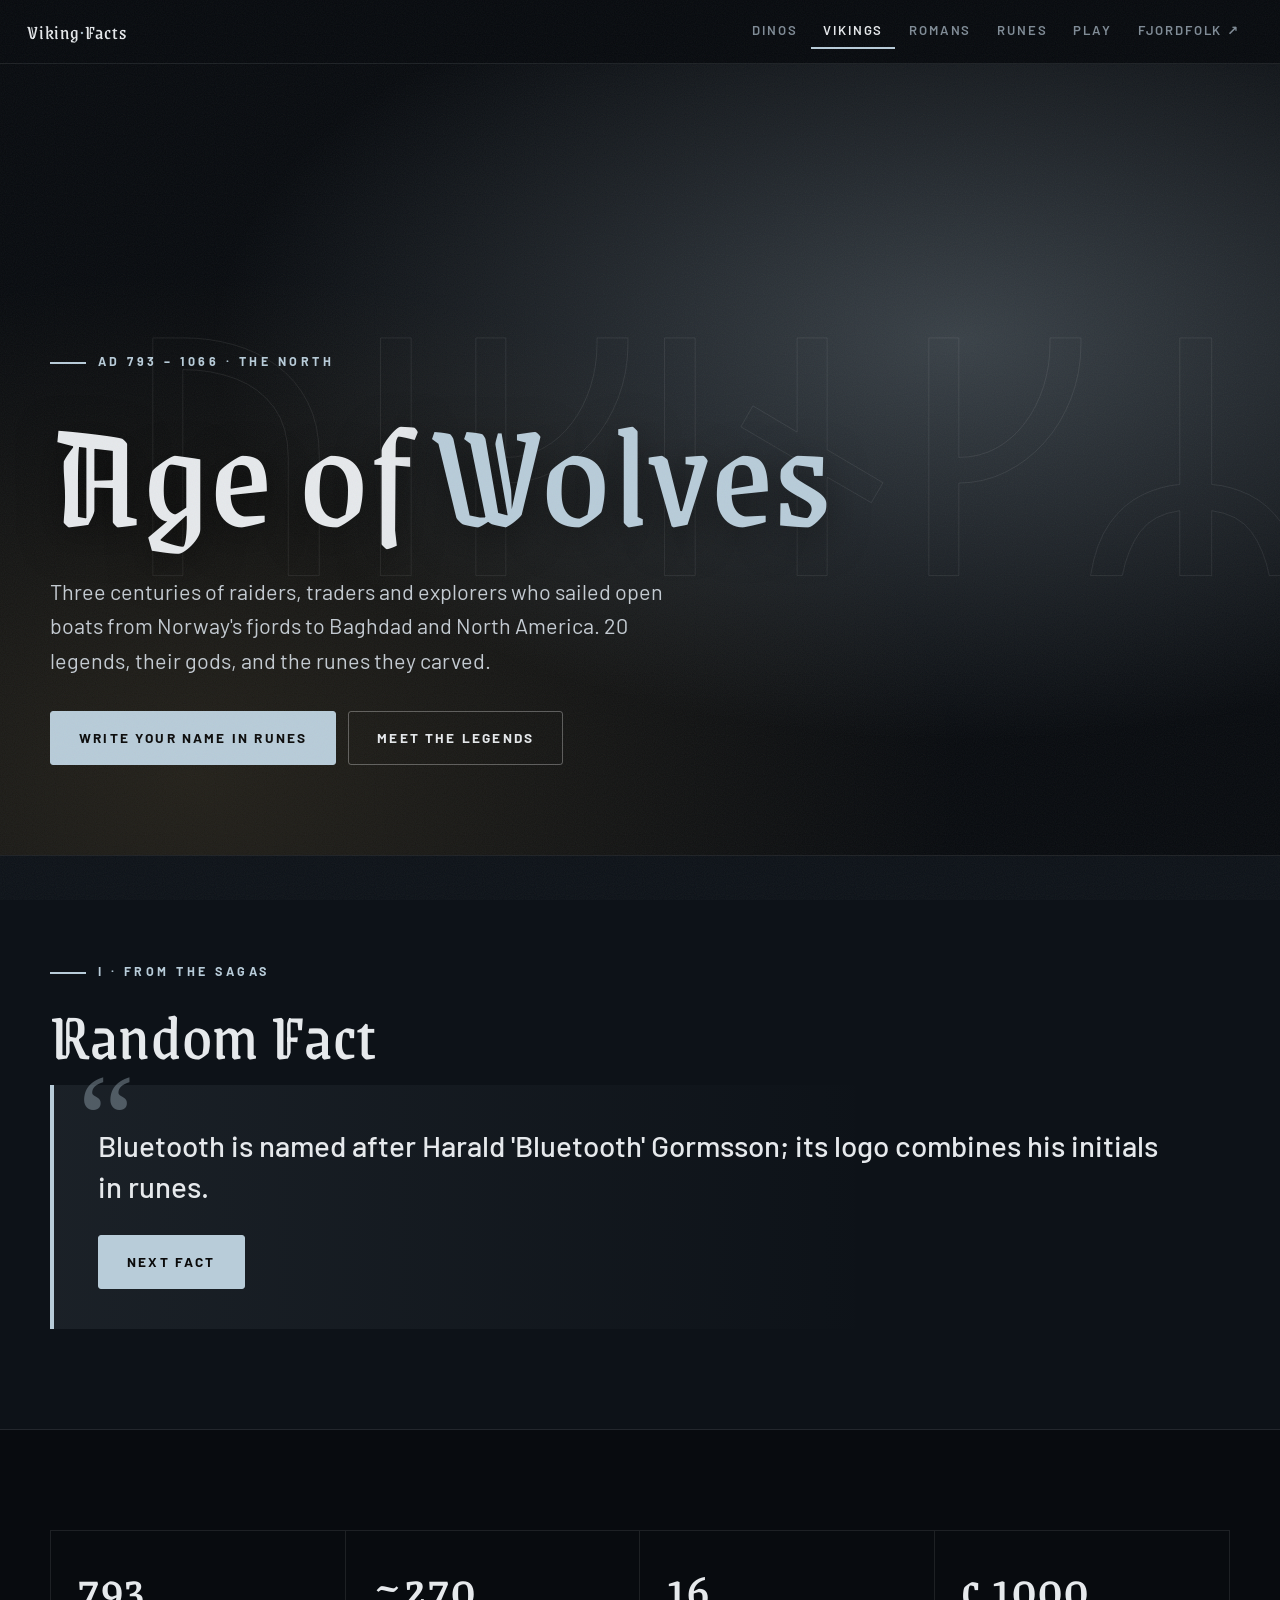
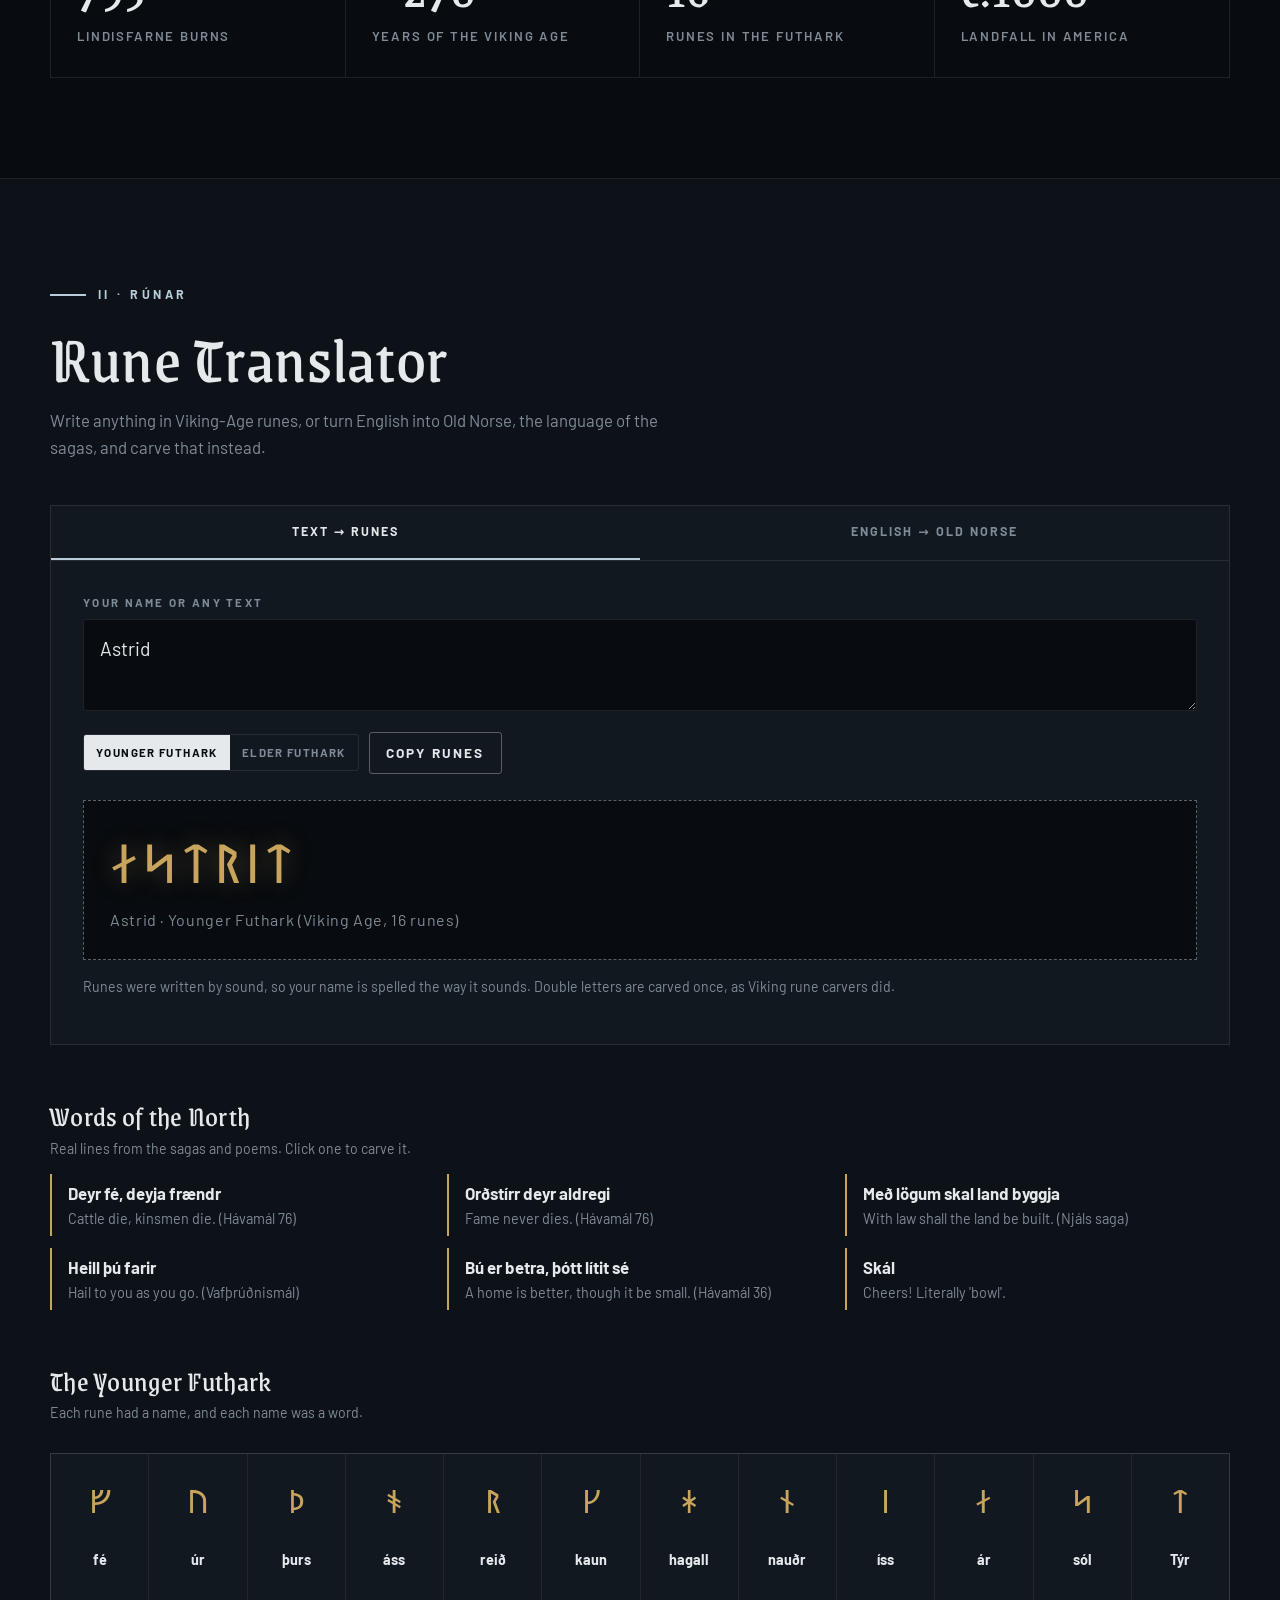
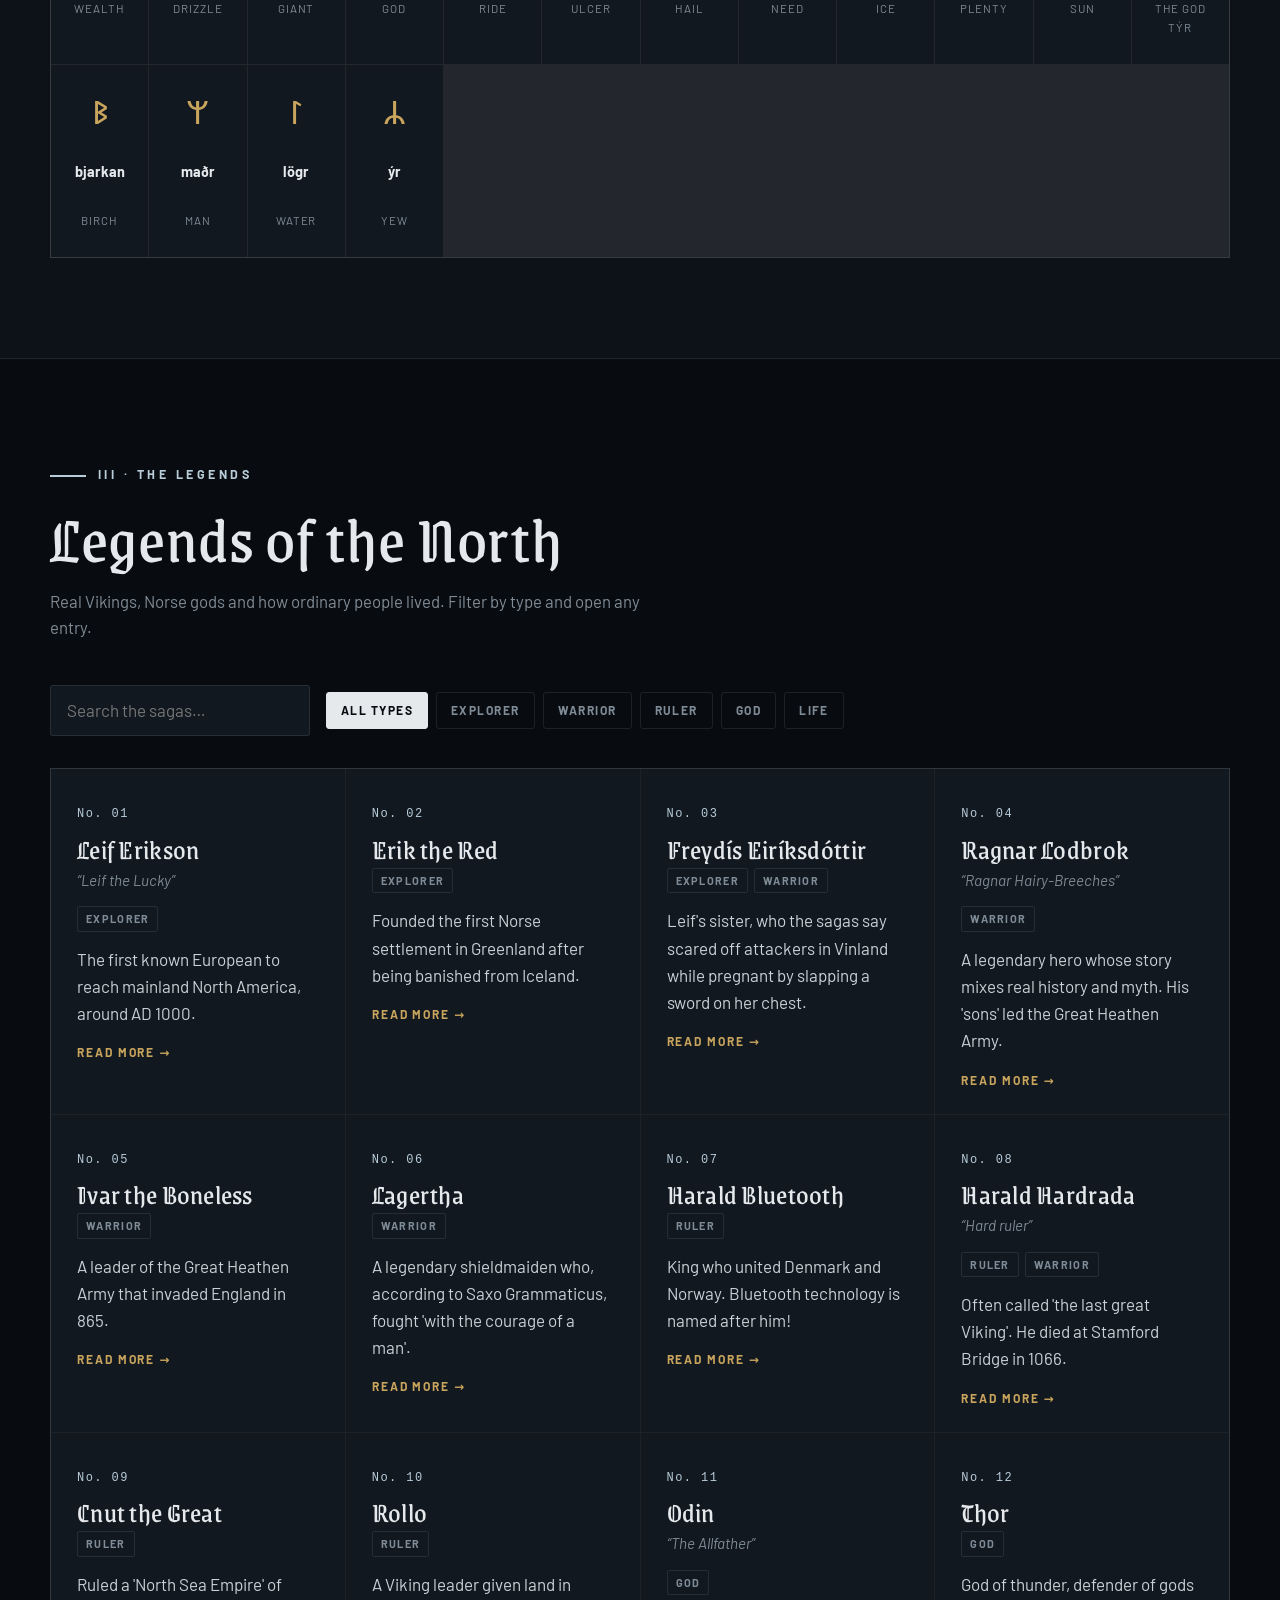
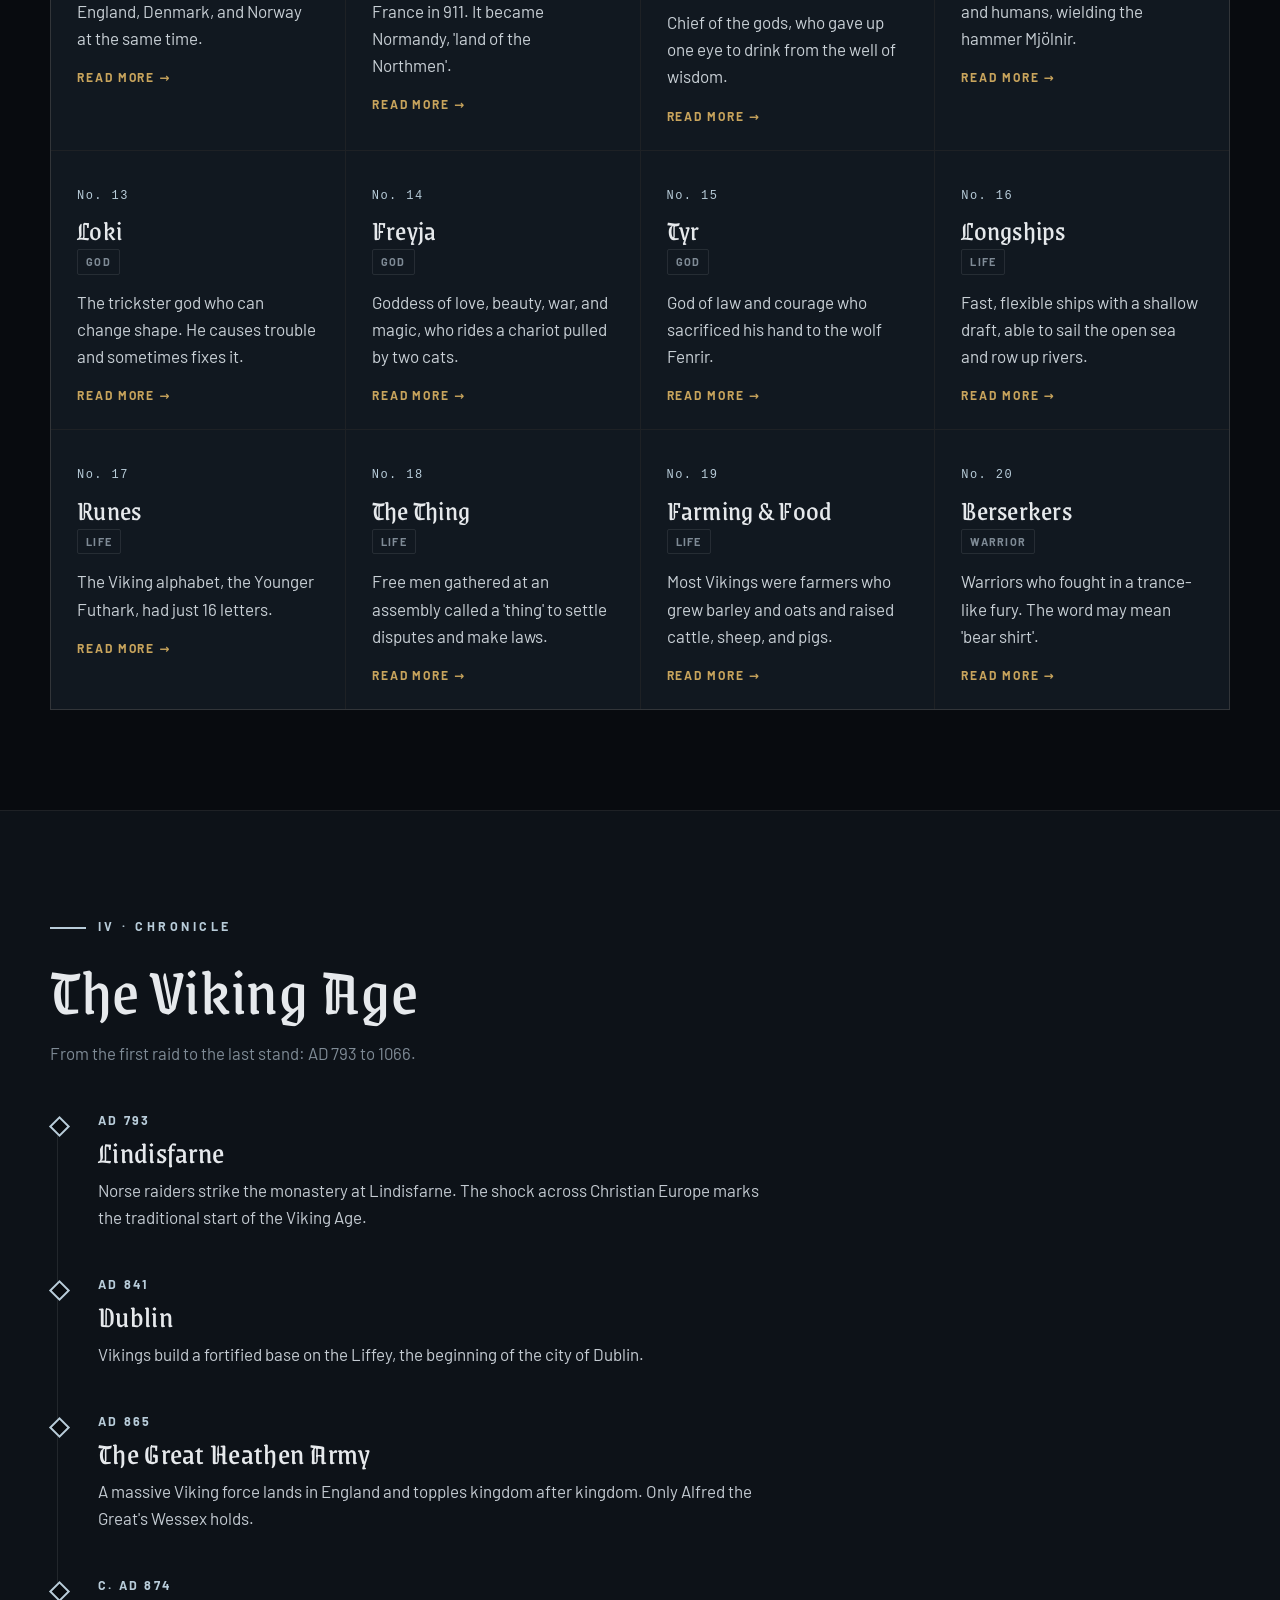
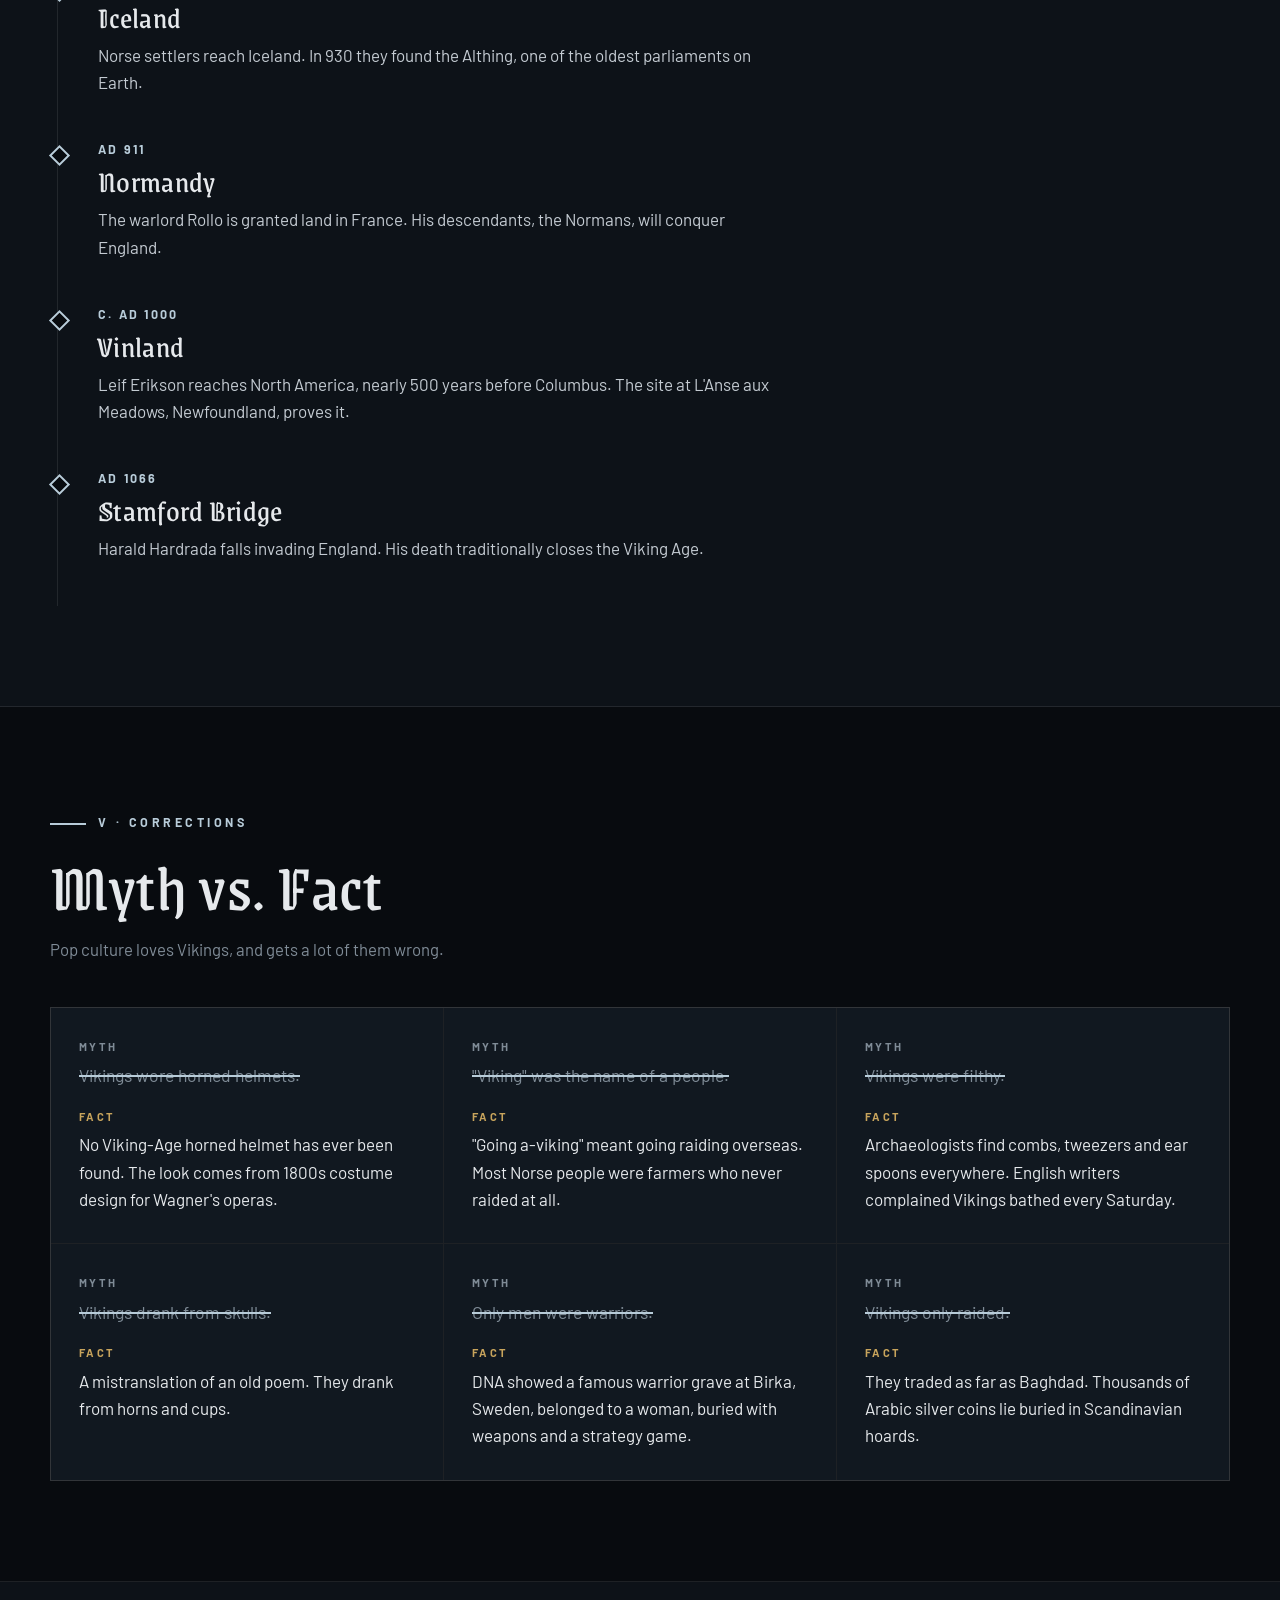
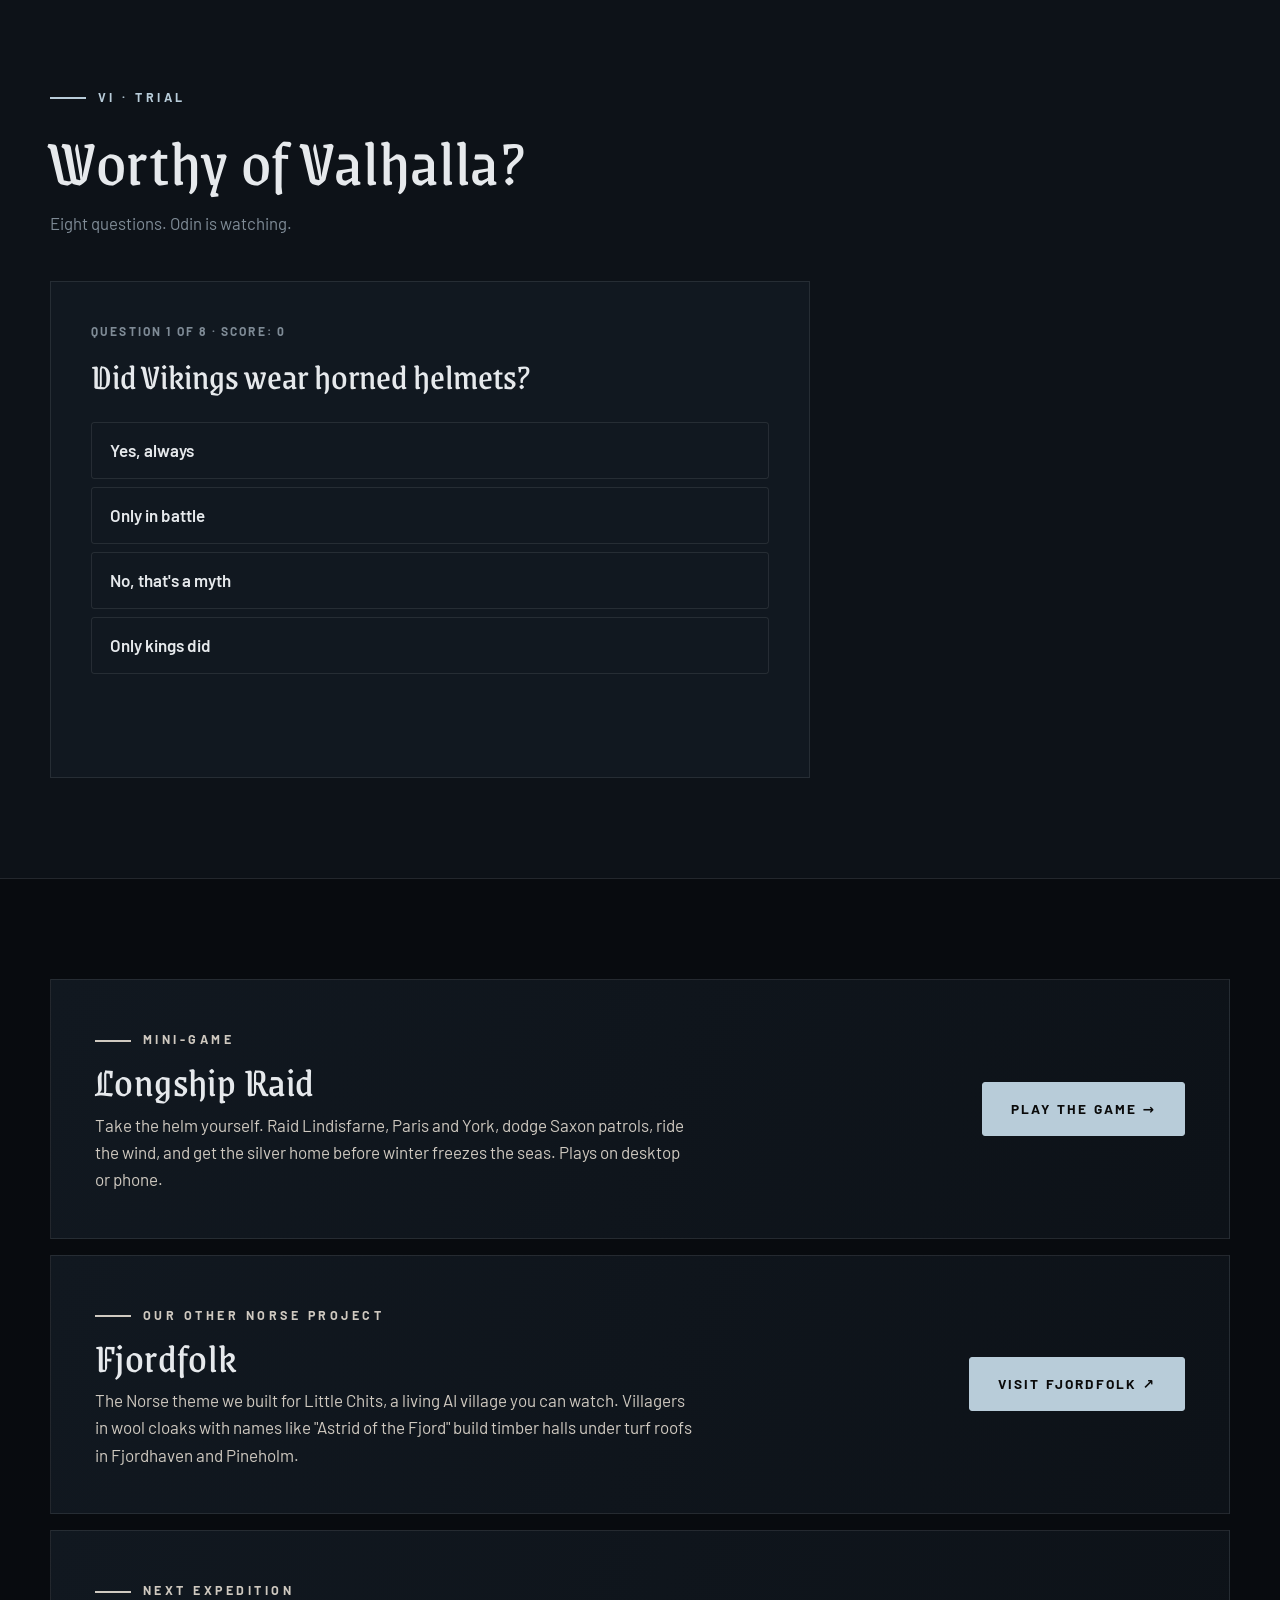
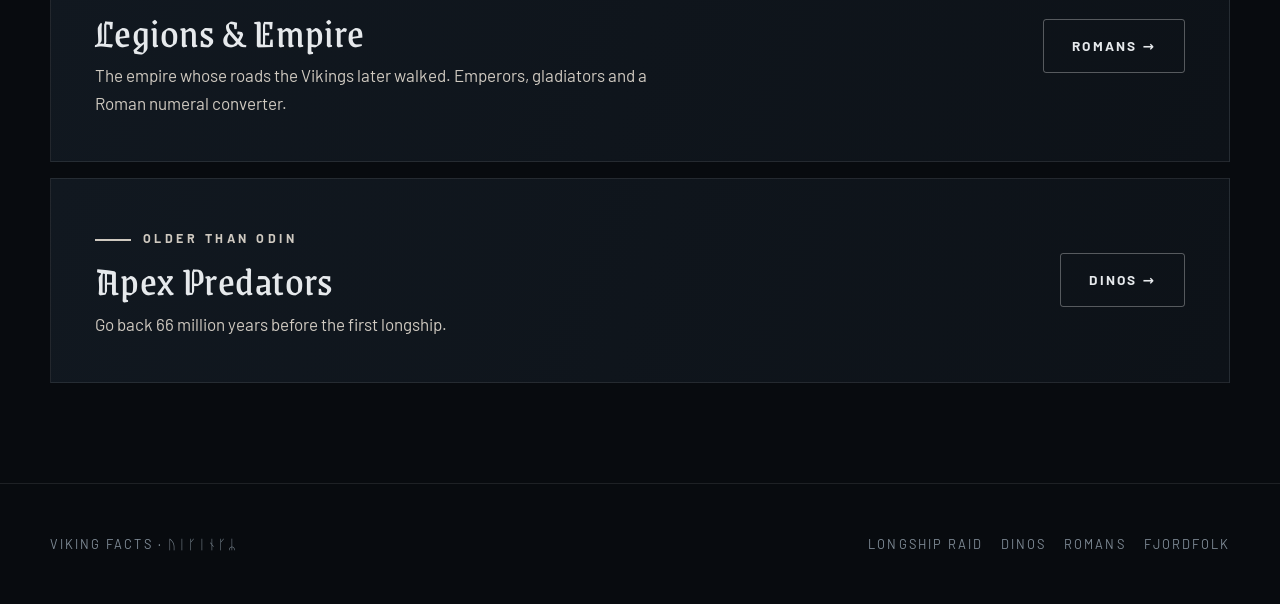
<file: index.html>
<!doctype html>
<html lang="en">
<head>
  <meta charset="utf-8" />
  <meta name="viewport" content="width=device-width, initial-scale=1" />
  <title>Viking Facts</title>
  <meta name="description" content="Raiders, explorers, Norse gods and runes, plus a rune and Old Norse translator." />
  <meta property="og:title" content="Viking Facts" />
  <meta property="og:description" content="Raiders, explorers, Norse gods and runes, plus a rune and Old Norse translator." />
  <meta name="theme-color" content="#080b0f" />
  <link rel="icon" href="data:image/svg+xml,<svg xmlns='http://www.w3.org/2000/svg' viewBox='0 0 100 100'><rect width='100' height='100' fill='%23080b0f'/><path d='M38 18v64M38 22l26 14M38 40l26 14' stroke='%23c8a45c' stroke-width='9' fill='none'/></svg>" />
  <link rel="preconnect" href="https://fonts.googleapis.com" />
  <link rel="preconnect" href="https://fonts.gstatic.com" crossorigin />
  <link href="https://fonts.googleapis.com/css2?family=Grenze+Gotisch:wght@500;700&family=Barlow:ital,wght@0,400;0,500;0,600;0,700;1,400&family=Noto+Sans+Runic&display=swap" rel="stylesheet" />
  <link rel="stylesheet" href="styles.css" />
</head>
<body class="vikings">
  <nav class="nav">
    <a class="brand" href="./">Viking<span>·</span>Facts</a>
    <div class="links">
      <a href="https://poptartsmmmgood117-bit.github.io/dino-facts-site/">Dinos</a>
      <a href="./" class="active">Vikings</a>
      <a href="https://poptartsmmmgood117-bit.github.io/roman-facts-site/">Romans</a>
      <a href="#runes">Runes</a>
      <a href="raid/">Play</a>
      <a href="https://github.com/poptartsmmmgood117-bit/little-chits/blob/feat/norse-theme/docs/norse-theme.md" target="_blank" rel="noopener">Fjordfolk ↗</a>
    </div>
  </nav>

  <header class="hero">
    <div class="ghost-word" aria-hidden="true" style="font-family:'Noto Sans Runic',sans-serif">ᚢᛁᚴᛁᚾᚴᛦ</div>
    <div class="inner">
      <p class="kicker">AD 793 – 1066 · The North</p>
      <h1>Age of <em>Wolves</em></h1>
      <p class="tagline">Three centuries of raiders, traders and explorers who sailed open boats from Norway's fjords to Baghdad and North America. <span id="item-count">20</span> legends, their gods, and the runes they carved.</p>
      <div class="ctas">
        <a class="btn" href="#runes">Write your name in runes</a>
        <a class="btn ghost" href="#legends">Meet the legends</a>
      </div>
    </div>
  </header>

  <section class="alt">
    <div class="wrap reveal">
      <p class="kicker">I · From the Sagas</p>
      <h2 class="section-title">Random Fact</h2>
      <div class="fact-box">
        <p id="fact-text" aria-live="polite"></p>
        <button class="btn" id="fact-btn">Next fact</button>
      </div>
    </div>
  </section>

  <section>
    <div class="wrap reveal">
      <div class="stats">
        <div class="stat"><div class="num">793</div><div class="lbl">Lindisfarne burns</div></div>
        <div class="stat"><div class="num">~270</div><div class="lbl">Years of the Viking Age</div></div>
        <div class="stat"><div class="num">16</div><div class="lbl">Runes in the futhark</div></div>
        <div class="stat"><div class="num">c.1000</div><div class="lbl">Landfall in America</div></div>
      </div>
    </div>
  </section>

  <section class="alt" id="runes">
    <div class="wrap">
      <p class="kicker">II · Rúnar</p>
      <h2 class="section-title">Rune Translator</h2>
      <p class="section-sub">Write anything in Viking-Age runes, or turn English into Old Norse, the language of the sagas, and carve that instead.</p>
      <div class="tool reveal">
        <div class="tool-tabs">
          <button class="on" data-mode="runes">Text → Runes</button>
          <button data-mode="norse">English → Old Norse</button>
        </div>
        <div class="tool-body">
          <label for="rune-input" id="rune-label">Your name or any text</label>
          <textarea id="rune-input" rows="2" maxlength="200"></textarea>
          <div class="row">
            <div class="seg" role="group" aria-label="Rune alphabet">
              <button class="on" data-set="younger">Younger Futhark</button>
              <button data-set="elder">Elder Futhark</button>
            </div>
            <button class="btn ghost" id="rune-copy" style="padding:9px 16px">Copy runes</button>
          </div>
          <div class="out" id="rune-out" aria-live="polite"></div>
          <p class="note" id="mode-note">Runes were written by sound, so your name is spelled the way it sounds. Double letters are carved once, as Viking rune carvers did.</p>
        </div>
      </div>

      <h3 style="font-size:1.8rem;margin:56px 0 6px">Words of the North</h3>
      <p class="note" style="margin-top:0">Real lines from the sagas and poems. Click one to carve it.</p>
      <div class="phrases" id="phrases"></div>

      <h3 style="font-size:1.8rem;margin:56px 0 6px">The Younger Futhark</h3>
      <p class="note" style="margin-top:0">Each rune had a name, and each name was a word.</p>
      <div class="alphabet" id="alphabet"></div>
    </div>
  </section>

  <section id="legends">
    <div class="wrap">
      <p class="kicker">III · The Legends</p>
      <h2 class="section-title">Legends of the North</h2>
      <p class="section-sub">Real Vikings, Norse gods and how ordinary people lived. Filter by type and open any entry.</p>
      <div class="controls" id="controls">
        <input id="search" type="search" placeholder="Search the sagas…" aria-label="Search Viking facts" />
      </div>
      <div class="grid" id="grid"></div>
    </div>
  </section>

  <section class="alt">
    <div class="wrap">
      <p class="kicker">IV · Chronicle</p>
      <h2 class="section-title">The Viking Age</h2>
      <p class="section-sub">From the first raid to the last stand: AD 793 to 1066.</p>
      <div class="timeline">
        <div class="tl-item reveal"><div class="when">AD 793</div><h3>Lindisfarne</h3><p>Norse raiders strike the monastery at Lindisfarne. The shock across Christian Europe marks the traditional start of the Viking Age.</p></div>
        <div class="tl-item reveal"><div class="when">AD 841</div><h3>Dublin</h3><p>Vikings build a fortified base on the Liffey, the beginning of the city of Dublin.</p></div>
        <div class="tl-item reveal"><div class="when">AD 865</div><h3>The Great Heathen Army</h3><p>A massive Viking force lands in England and topples kingdom after kingdom. Only Alfred the Great's Wessex holds.</p></div>
        <div class="tl-item reveal"><div class="when">c. AD 874</div><h3>Iceland</h3><p>Norse settlers reach Iceland. In 930 they found the Althing, one of the oldest parliaments on Earth.</p></div>
        <div class="tl-item reveal"><div class="when">AD 911</div><h3>Normandy</h3><p>The warlord Rollo is granted land in France. His descendants, the Normans, will conquer England.</p></div>
        <div class="tl-item reveal"><div class="when">c. AD 1000</div><h3>Vinland</h3><p>Leif Erikson reaches North America, nearly 500 years before Columbus. The site at L'Anse aux Meadows, Newfoundland, proves it.</p></div>
        <div class="tl-item reveal"><div class="when">AD 1066</div><h3>Stamford Bridge</h3><p>Harald Hardrada falls invading England. His death traditionally closes the Viking Age.</p></div>
      </div>
    </div>
  </section>

  <section>
    <div class="wrap">
      <p class="kicker">V · Corrections</p>
      <h2 class="section-title">Myth vs. Fact</h2>
      <p class="section-sub">Pop culture loves Vikings, and gets a lot of them wrong.</p>
      <div class="myths">
        <div class="myth reveal"><div class="label m">Myth</div><p>Vikings wore horned helmets.</p><div class="label f">Fact</div><p>No Viking-Age horned helmet has ever been found. The look comes from 1800s costume design for Wagner's operas.</p></div>
        <div class="myth reveal"><div class="label m">Myth</div><p>"Viking" was the name of a people.</p><div class="label f">Fact</div><p>"Going a-viking" meant going raiding overseas. Most Norse people were farmers who never raided at all.</p></div>
        <div class="myth reveal"><div class="label m">Myth</div><p>Vikings were filthy.</p><div class="label f">Fact</div><p>Archaeologists find combs, tweezers and ear spoons everywhere. English writers complained Vikings bathed every Saturday.</p></div>
        <div class="myth reveal"><div class="label m">Myth</div><p>Vikings drank from skulls.</p><div class="label f">Fact</div><p>A mistranslation of an old poem. They drank from horns and cups.</p></div>
        <div class="myth reveal"><div class="label m">Myth</div><p>Only men were warriors.</p><div class="label f">Fact</div><p>DNA showed a famous warrior grave at Birka, Sweden, belonged to a woman, buried with weapons and a strategy game.</p></div>
        <div class="myth reveal"><div class="label m">Myth</div><p>Vikings only raided.</p><div class="label f">Fact</div><p>They traded as far as Baghdad. Thousands of Arabic silver coins lie buried in Scandinavian hoards.</p></div>
      </div>
    </div>
  </section>

  <section class="alt" id="quiz-section">
    <div class="wrap">
      <p class="kicker">VI · Trial</p>
      <h2 class="section-title">Worthy of Valhalla?</h2>
      <p class="section-sub">Eight questions. Odin is watching.</p>
      <div class="quiz reveal" id="quiz"></div>
    </div>
  </section>

  <section>
    <div class="wrap">
      <div class="promo reveal">
        <div>
          <p class="kicker">Mini-game</p>
          <h3>Longship Raid</h3>
          <p>Take the helm yourself. Raid Lindisfarne, Paris and York, dodge Saxon patrols, ride the wind, and get the silver home before winter freezes the seas. Plays on desktop or phone.</p>
        </div>
        <a class="btn" href="raid/">Play the game →</a>
      </div>
      <div class="promo reveal">
        <div>
          <p class="kicker">Our other Norse project</p>
          <h3>Fjordfolk</h3>
          <p>The Norse theme we built for Little Chits, a living AI village you can watch. Villagers in wool cloaks with names like "Astrid of the Fjord" build timber halls under turf roofs in Fjordhaven and Pineholm.</p>
        </div>
        <a class="btn" href="https://github.com/poptartsmmmgood117-bit/little-chits/blob/feat/norse-theme/docs/norse-theme.md" target="_blank" rel="noopener">Visit Fjordfolk ↗</a>
      </div>
      <div class="promo reveal">
        <div>
          <p class="kicker">Next expedition</p>
          <h3>Legions &amp; Empire</h3>
          <p>The empire whose roads the Vikings later walked. Emperors, gladiators and a Roman numeral converter.</p>
        </div>
        <a class="btn ghost" href="https://poptartsmmmgood117-bit.github.io/roman-facts-site/">Romans →</a>
      </div>
      <div class="promo reveal">
        <div>
          <p class="kicker">Older than Odin</p>
          <h3>Apex Predators</h3>
          <p>Go back 66 million years before the first longship.</p>
        </div>
        <a class="btn ghost" href="https://poptartsmmmgood117-bit.github.io/dino-facts-site/">Dinos →</a>
      </div>
    </div>
  </section>

  <footer>
    <div class="wrap">
      <span>Viking Facts · ᚢᛁᚴᛁᚾᚴᛦ</span>
      <span><a href="raid/">Longship Raid</a><a href="https://poptartsmmmgood117-bit.github.io/dino-facts-site/">Dinos</a><a href="https://poptartsmmmgood117-bit.github.io/roman-facts-site/">Romans</a><a href="https://github.com/poptartsmmmgood117-bit/little-chits/blob/feat/norse-theme/docs/norse-theme.md" target="_blank" rel="noopener">Fjordfolk</a></span>
    </div>
  </footer>

  <div class="modal" id="modal" role="dialog" aria-modal="true" aria-label="Details">
    <div class="panel">
      <button class="close" aria-label="Close">✕</button>
      <div id="modal-body"></div>
    </div>
  </div>

  <script>
    window.PAGE = {
      emptyText: "Nothing found. Lost at sea.",
      filterGroups: [{ name: "Types", values: ["Explorer", "Warrior", "Ruler", "God", "Life"] }],
      facts: [
        "Vikings reached North America around the year 1000, nearly 500 years before Columbus.",
        "Viking longships were so light they could be carried over land between rivers.",
        "Our days Tuesday, Wednesday, Thursday and Friday are named after Norse gods: Tyr, Odin (Woden), Thor, and Frigg.",
        "Norse women could own property, run farms, and divorce their husbands.",
        "Vikings used a 'sunstone', probably a crystal like Iceland spar, to find the sun on cloudy days.",
        "Words like 'sky', 'egg', 'knife', 'window' and 'berserk' all come from Old Norse.",
        "Iceland's parliament, the Althing, was founded in 930 and is one of the oldest in the world.",
        "Vikings served as elite bodyguards to the Byzantine emperor. They were called the Varangian Guard.",
        "A Viking graffiti carving was found in the Hagia Sophia in Istanbul. It says 'Halfdan was here'.",
        "Vikings played a board game called hnefatafl, a bit like chess.",
        "Bluetooth is named after Harald 'Bluetooth' Gormsson; its logo combines his initials in runes.",
        "Some Vikings filed grooves into their front teeth, possibly as a status symbol.",
        "Vikings made skis and ice skates out of animal bones.",
        "The Oseberg ship burial, from 834, held two women along with a cart, sleds, and animals.",
        "Vikings bleached their hair and beards with a strong lye soap. Blonde was in.",
        "In 2026, metal detectorists in Norway found about 3,000 Viking Age silver coins buried around 1050. It's the biggest Viking coin hoard ever found in Norway.",
      ],
      items: [
        { name: "Leif Erikson", icon: "🧭", tags: ["Explorer"], meaning: "Leif the Lucky",
          fact: "The first known European to reach mainland North America, around AD 1000.",
          stats: "c. 970 – c. 1020 · Iceland & Greenland",
          extra: ["He called the land 'Vinland' for the grapes (or berries) he found.", "His father was Erik the Red.", "In the US, October 9 is Leif Erikson Day."] },
        { name: "Erik the Red", icon: "🔥", tags: ["Explorer"],
          fact: "Founded the first Norse settlement in Greenland after being banished from Iceland.",
          stats: "c. 950 – c. 1003 · Norway, Iceland, Greenland",
          extra: ["He named it 'Greenland' to attract settlers. Clever marketing!", "He got his nickname from his red hair and beard.", "Norse Greenland lasted about 450 years."] },
        { name: "Freydís Eiríksdóttir", icon: "🗡️", tags: ["Explorer", "Warrior"],
          fact: "Leif's sister, who the sagas say scared off attackers in Vinland while pregnant by slapping a sword on her chest.",
          stats: "c. 1000 · Greenland & Vinland",
          extra: ["She appears in both Vinland sagas.", "The sagas show her as fierce and ruthless.", "She led her own expedition to Vinland."] },
        { name: "Ragnar Lodbrok", icon: "🐍", tags: ["Warrior"], meaning: "Ragnar Hairy-Breeches",
          fact: "A legendary hero whose story mixes real history and myth. His 'sons' led the Great Heathen Army.",
          stats: "9th century (legendary)",
          extra: ["Legend says he died in King Ælla's snake pit.", "His nickname came from protective shaggy trousers.", "Historians still debate whether he was one person or several."] },
        { name: "Ivar the Boneless", icon: "🦴", tags: ["Warrior"],
          fact: "A leader of the Great Heathen Army that invaded England in 865.",
          stats: "Died c. 873",
          extra: ["Nobody knows for sure where 'Boneless' came from.", "He helped capture York in 866.", "He may also have ruled Dublin."] },
        { name: "Lagertha", icon: "🛡️", tags: ["Warrior"],
          fact: "A legendary shieldmaiden who, according to Saxo Grammaticus, fought 'with the courage of a man'.",
          stats: "Legendary · Norway",
          extra: ["She appears in the 12th-century Gesta Danorum.", "The story says she was once married to Ragnar.", "Historians debate how common real shieldmaidens were."] },
        { name: "Harald Bluetooth", icon: "📶", tags: ["Ruler"],
          fact: "King who united Denmark and Norway. Bluetooth technology is named after him!",
          stats: "c. 910 – c. 986 · Denmark",
          extra: ["He raised the Jelling Stones, called 'Denmark's birth certificate'.", "The Bluetooth logo combines his runic initials ᚼ and ᛒ.", "His nickname may have come from a dead tooth."] },
        { name: "Harald Hardrada", icon: "👑", tags: ["Ruler", "Warrior"], meaning: "Hard ruler",
          fact: "Often called 'the last great Viking'. He died at Stamford Bridge in 1066.",
          stats: "c. 1015 – 1066 · Norway",
          extra: ["He served in the Byzantine Varangian Guard.", "He's said to have stood almost 2 m tall.", "He founded the city of Oslo."] },
        { name: "Cnut the Great", icon: "🌊", tags: ["Ruler"],
          fact: "Ruled a 'North Sea Empire' of England, Denmark, and Norway at the same time.",
          stats: "c. 990 – 1035",
          extra: ["Legend says he showed his courtiers he couldn't command the tide.", "He was a fairly popular king of England.", "He went on a pilgrimage to Rome in 1027."] },
        { name: "Rollo", icon: "🏰", tags: ["Ruler"],
          fact: "A Viking leader given land in France in 911. It became Normandy, 'land of the Northmen'.",
          stats: "c. 860 – c. 930",
          extra: ["William the Conqueror was his great-great-great-grandson.", "Legend says he was too big for any horse to carry.", "He was baptized as a Christian named Robert."] },
        { name: "Odin", icon: "👁️", tags: ["God"], meaning: "The Allfather",
          fact: "Chief of the gods, who gave up one eye to drink from the well of wisdom.",
          extra: ["He hung on the world tree Yggdrasil for nine nights to learn the runes.", "His ravens Huginn and Muninn (Thought and Memory) fly the world for him.", "He rides Sleipnir, an eight-legged horse."] },
        { name: "Thor", icon: "⚡", tags: ["God"],
          fact: "God of thunder, defender of gods and humans, wielding the hammer Mjölnir.",
          extra: ["His chariot is pulled by two goats he can eat and resurrect.", "Thursday is named after him.", "Mjölnir pendants were popular Viking jewelry."] },
        { name: "Loki", icon: "🦊", tags: ["God"],
          fact: "The trickster god who can change shape. He causes trouble and sometimes fixes it.",
          extra: ["He's the parent of the wolf Fenrir and the world serpent Jörmungandr.", "He once turned into a mare and gave birth to Sleipnir.", "He plays a key role in Ragnarök."] },
        { name: "Freyja", icon: "🐈", tags: ["God"],
          fact: "Goddess of love, beauty, war, and magic, who rides a chariot pulled by two cats.",
          extra: ["She chooses half of the slain warriors for her hall, Fólkvangr.", "She owns a cloak of falcon feathers that lets her fly.", "She's a master of seiðr magic."] },
        { name: "Tyr", icon: "✋", tags: ["God"],
          fact: "God of law and courage who sacrificed his hand to the wolf Fenrir.",
          extra: ["Tuesday is named after him.", "His rune ᛏ was carved on weapons for victory.", "He may once have been the chief god before Odin."] },
        { name: "Longships", icon: "⛵", tags: ["Life"],
          fact: "Fast, flexible ships with a shallow draft, able to sail the open sea and row up rivers.",
          extra: ["They could sail in water only about 1 m deep.", "Some were over 30 m long.", "Ships carried carved dragon heads, which could be removed near home."] },
        { name: "Runes", icon: "ᚱ", tags: ["Life"],
          fact: "The Viking alphabet, the Younger Futhark, had just 16 letters.",
          extra: ["Runes were designed with straight lines for easy carving into wood or stone.", "Thousands of rune stones survive in Scandinavia.", "Some runic messages are everyday notes, even love letters."] },
        { name: "The Thing", icon: "⚖️", tags: ["Life"],
          fact: "Free men gathered at an assembly called a 'thing' to settle disputes and make laws.",
          extra: ["A 'lawspeaker' recited the laws from memory.", "Norway's parliament is still called the Storting.", "Outlaws could be banished, as Erik the Red was."] },
        { name: "Farming & Food", icon: "🌾", tags: ["Life"],
          fact: "Most Vikings were farmers who grew barley and oats and raised cattle, sheep, and pigs.",
          extra: ["They ate two meals a day: 'day-meal' and 'night-meal'.", "Skyr, a yogurt-like dairy food, is still eaten in Iceland.", "They drank ale and mead."] },
        { name: "Berserkers", icon: "🐻", tags: ["Warrior"],
          fact: "Warriors who fought in a trance-like fury. The word may mean 'bear shirt'.",
          extra: ["Our word 'berserk' comes from them.", "Some sagas say they bit their shields.", "Their wolf-skin counterparts were called úlfheðnar."] },
      ],
      quiz: [
        { q: "Did Vikings wear horned helmets?", options: ["Yes, always", "Only in battle", "No, that's a myth", "Only kings did"], answer: 2, why: "The horns were invented for 19th-century operas." },
        { q: "Who reached North America around AD 1000?", options: ["Ragnar Lodbrok", "Leif Erikson", "Cnut the Great", "Rollo"], answer: 1, why: "Leif Erikson landed in 'Vinland'." },
        { q: "Which weekday is named after Thor?", options: ["Tuesday", "Wednesday", "Thursday", "Friday"], answer: 2, why: "Thursday = Thor's day." },
        { q: "What modern tech is named after a Viking king?", options: ["Wi‑Fi", "Bluetooth", "USB", "Android"], answer: 1, why: "Harald Bluetooth united Danish tribes, like Bluetooth unites devices." },
        { q: "How many runes were in the Younger Futhark?", options: ["16", "24", "26", "32"], answer: 0, why: "The older futhark had 24; the Viking Age version trimmed it to 16." },
        { q: "What did Odin sacrifice for wisdom?", options: ["His hand", "His eye", "His hammer", "His horse"], answer: 1, why: "Tyr gave his hand; Odin gave an eye." },
        { q: "What event marks the traditional start of the Viking Age?", options: ["Battle of Hastings", "Raid on Lindisfarne", "Founding of Dublin", "Settlement of Iceland"], answer: 1, why: "The raid on Lindisfarne in 793." },
        { q: "Where was a Viking's graffiti found?", options: ["The Colosseum", "The Hagia Sophia", "The Pyramids", "Notre-Dame"], answer: 1, why: "Someone carved 'Halfdan' into a balcony there." },
      ],
      quizPerfect: "Skál. The Valkyries are coming for you.",
      quizDone: "Not yet worthy. Raid again.",
    };
  </script>
  <script src="site.js"></script>
  <script src="runes.js"></script>
</body>
</html>
</file>
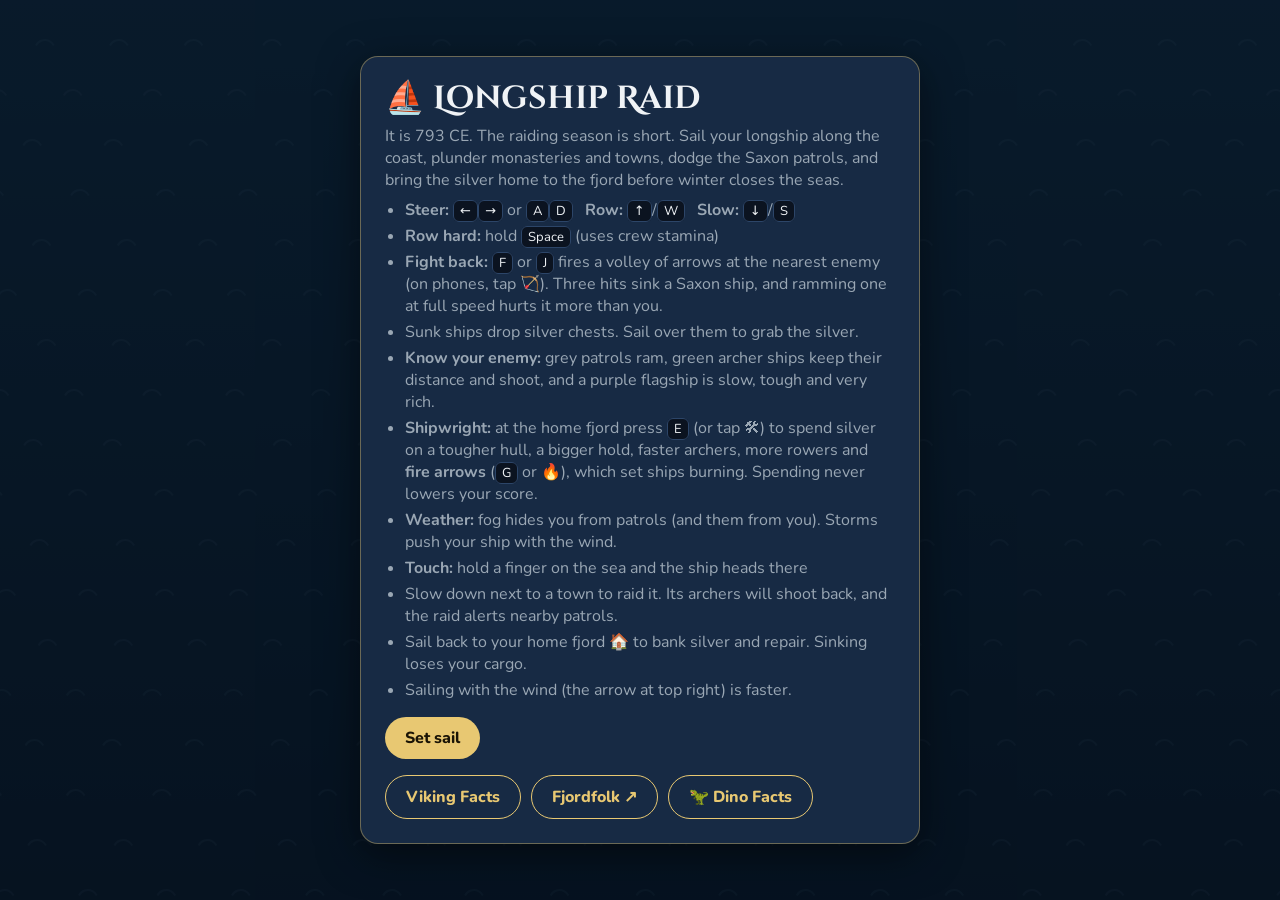
<file: raid/index.html>
<!DOCTYPE html>
<html lang="en">
<head>
  <meta charset="UTF-8" />
  <meta name="viewport" content="width=device-width, initial-scale=1.0, maximum-scale=1.0, user-scalable=no" />
  <title>Longship Raid</title>
  <meta name="description" content="Sail a Viking longship, raid the coast, dodge Saxon patrols and bring the silver home before winter." />
  <link rel="icon" href="data:image/svg+xml,<svg xmlns='http://www.w3.org/2000/svg' viewBox='0 0 100 100'><text y='.9em' font-size='90'>⛵</text></svg>" />
  <link rel="preconnect" href="https://fonts.googleapis.com" />
  <link rel="preconnect" href="https://fonts.gstatic.com" crossorigin />
  <link href="https://fonts.googleapis.com/css2?family=Cinzel+Decorative:wght@700&family=Nunito:wght@400;700;800&display=swap" rel="stylesheet" />
  <style>
    :root {
      --bg: #0b1320;
      --card: #172a44;
      --text: #f0f3f6;
      --muted: #9aa7b4;
      --accent: #5ec8ff;
      --gold: #e8c872;
      --red: #c94b4b;
    }
    * { box-sizing: border-box; }
    html, body { margin: 0; height: 100%; overflow: hidden; background: var(--bg); color: var(--text); font-family: "Nunito", system-ui, sans-serif; }
    canvas { display: block; width: 100vw; height: 100vh; touch-action: none; }
    h1, h2 { font-family: "Cinzel Decorative", serif; margin: 0 0 8px; line-height: 1.15; }
    a { color: var(--gold); }

    .hud { position: fixed; top: 10px; left: 10px; right: 10px; display: flex; flex-wrap: wrap; gap: 8px; pointer-events: none; }
    .hud .pill { background: rgba(11, 19, 32, 0.78); border: 1px solid rgba(232, 200, 114, 0.35); border-radius: 999px; padding: 6px 12px; font-weight: 800; font-size: 14px; }
    .hud .pill.warn { border-color: var(--red); color: #ffb3b3; }
    .hud[hidden] { display: none; }
    .hud .grow { flex: 1; }
    .hud .btn-small { pointer-events: auto; cursor: pointer; }

    .toast { position: fixed; left: 50%; bottom: 24px; transform: translateX(-50%); width: min(560px, calc(100vw - 32px)); background: rgba(23, 42, 68, 0.95); border: 1px solid var(--gold); border-radius: 14px; padding: 12px 16px; font-size: 15px; box-shadow: 0 10px 30px rgba(0,0,0,.4); transition: opacity .3s, transform .3s; pointer-events: none; }
    .toast.hidden { opacity: 0; transform: translate(-50%, 20px); }
    .toast b { color: var(--gold); }

    .overlay { position: fixed; inset: 0; display: grid; place-items: center; background: rgba(5, 10, 18, 0.72); padding: 16px; overflow-y: auto; }
    .overlay.hidden { display: none; }
    .panel { width: min(560px, 100%); background: var(--card); border: 1px solid rgba(232, 200, 114, 0.4); border-radius: 18px; padding: 24px; box-shadow: 0 10px 40px rgba(0,0,0,.5); }
    .panel p { color: var(--muted); margin: 8px 0; }
    .panel ul { color: var(--muted); padding-left: 20px; margin: 8px 0 16px; }
    .panel li { margin: 4px 0; }
    .panel kbd { background: #0b1320; border: 1px solid #2c4568; border-radius: 6px; padding: 1px 6px; font-family: inherit; font-size: 13px; color: var(--text); }
    .score { font-size: 40px; font-weight: 800; color: var(--gold); margin: 4px 0; }
    .row { display: flex; flex-wrap: wrap; gap: 10px; margin-top: 16px; align-items: center; }
    .btn { display: inline-block; border: 0; border-radius: 999px; padding: 10px 20px; font: 800 16px "Nunito", sans-serif; background: var(--gold); color: #1a1405; cursor: pointer; text-decoration: none; }
    .btn.ghost { background: transparent; color: var(--gold); border: 1px solid var(--gold); }
    .volley { position: fixed; left: 16px; bottom: calc(44px + env(safe-area-inset-bottom, 0px)); width: 76px; height: 76px; border-radius: 50%; border: 2px solid var(--gold); background: rgba(11, 19, 32, 0.8); color: var(--gold); font: 800 13px "Nunito", sans-serif; display: none; place-items: center; touch-action: none; user-select: none; -webkit-user-select: none; }
    .volley.cooling { opacity: .45; }
    .volley.fire { bottom: calc(132px + env(safe-area-inset-bottom, 0px)); border-color: #ff8a3d; color: #ffb27a; }
    @media (pointer: coarse) { .volley:not([hidden]) { display: grid; } }
    .shop-list { display: grid; gap: 10px; margin: 14px 0 4px; }
    .item { display: grid; grid-template-columns: 1fr auto; gap: 4px 12px; align-items: center; background: #0f1d31; border: 1px solid #2c4568; border-radius: 12px; padding: 10px 12px; }
    .item h3 { margin: 0; font: 800 16px "Nunito", sans-serif; color: var(--text); }
    .item p { margin: 0; font-size: 13px; }
    .item .pips { grid-column: 1; display: flex; gap: 4px; }
    .item .pips i { width: 18px; height: 6px; border-radius: 3px; background: #2c4568; }
    .item .pips i.on { background: var(--gold); }
    .item .btn { grid-column: 2; grid-row: 1 / span 3; padding: 8px 14px; font-size: 14px; white-space: nowrap; }
    .item .btn:disabled { opacity: .4; cursor: default; }
    .treasury { font: 800 18px "Nunito", sans-serif; color: var(--gold); }
    .fact { background: #0f1d31; border-left: 3px solid var(--accent); border-radius: 8px; padding: 10px 12px; color: var(--text) !important; }
  </style>
</head>
<body>
  <canvas id="game"></canvas>

  <div class="hud" id="hud" hidden>
    <span class="pill" id="hud-time">⏳ 2:30</span>
    <span class="pill" id="hud-hull">🛡️ 100</span>
    <span class="pill" id="hud-cargo">💰 0 / 120</span>
    <span class="pill" id="hud-bank">🏠 0 silver</span>
    <span class="pill" id="hud-sunk">⚔️ 0 sunk</span>
    <span class="pill" id="hud-weather">☀️ Clear</span>
    <span class="pill btn-small" id="shop-btn" role="button" hidden>🛠 Shipwright (E)</span>
    <span class="grow"></span>
    <span class="pill btn-small" id="mute-btn" role="button" aria-label="Sound on or off">🔊</span>
    <span class="pill btn-small" id="pause-btn" role="button" aria-label="Pause">❚❚</span>
  </div>

  <div class="toast hidden" id="toast"></div>
  <button class="volley" id="volley-btn" hidden aria-label="Fire a volley of arrows">🏹<br>VOLLEY</button>
  <button class="volley fire" id="fire-btn" hidden aria-label="Fire flaming arrows">🔥<br>FIRE</button>

  <div class="overlay" id="start">
    <div class="panel">
      <h1>⛵ Longship Raid</h1>
      <p>It is 793 CE. The raiding season is short. Sail your longship along the coast, plunder monasteries and towns, dodge the Saxon patrols, and bring the silver home to the fjord before winter closes the seas.</p>
      <ul>
        <li><b>Steer:</b> <kbd>←</kbd><kbd>→</kbd> or <kbd>A</kbd><kbd>D</kbd> &nbsp; <b>Row:</b> <kbd>↑</kbd>/<kbd>W</kbd> &nbsp; <b>Slow:</b> <kbd>↓</kbd>/<kbd>S</kbd></li>
        <li><b>Row hard:</b> hold <kbd>Space</kbd> (uses crew stamina)</li>
        <li><b>Fight back:</b> <kbd>F</kbd> or <kbd>J</kbd> fires a volley of arrows at the nearest enemy (on phones, tap 🏹). Three hits sink a Saxon ship, and ramming one at full speed hurts it more than you.</li>
        <li>Sunk ships drop silver chests. Sail over them to grab the silver.</li>
        <li><b>Know your enemy:</b> grey patrols ram, green archer ships keep their distance and shoot, and a purple flagship is slow, tough and very rich.</li>
        <li><b>Shipwright:</b> at the home fjord press <kbd>E</kbd> (or tap 🛠) to spend silver on a tougher hull, a bigger hold, faster archers, more rowers and <b>fire arrows</b> (<kbd>G</kbd> or 🔥), which set ships burning. Spending never lowers your score.</li>
        <li><b>Weather:</b> fog hides you from patrols (and them from you). Storms push your ship with the wind.</li>
        <li><b>Touch:</b> hold a finger on the sea and the ship heads there</li>
        <li>Slow down next to a town to raid it. Its archers will shoot back, and the raid alerts nearby patrols.</li>
        <li>Sail back to your home fjord 🏠 to bank silver and repair. Sinking loses your cargo.</li>
        <li>Sailing with the wind (the arrow at top right) is faster.</li>
      </ul>
      <div class="row">
        <button class="btn" id="start-btn">Set sail</button>
        <span id="best-start" style="color:var(--muted)"></span>
      </div>
      <div class="row">
        <a class="btn ghost" href="../">Viking Facts</a>
        <a class="btn ghost" href="https://github.com/poptartsmmmgood117-bit/little-chits/blob/feat/norse-theme/docs/norse-theme.md" target="_blank" rel="noopener">Fjordfolk ↗</a>
        <a class="btn ghost" href="https://poptartsmmmgood117-bit.github.io/dino-facts-site/">🦖 Dino Facts</a>
      </div>
    </div>
  </div>

  <div class="overlay hidden" id="paused">
    <div class="panel">
      <h2>Paused</h2>
      <p>The crew rests on their oars.</p>
      <div class="row"><button class="btn" id="resume-btn">Resume</button></div>
    </div>
  </div>

  <div class="overlay hidden" id="shop">
    <div class="panel">
      <h2>🛠 Shipwright</h2>
      <p>The season clock stops while you're ashore. Your saga counts every piece of silver you bank, so spending here never lowers your score.</p>
      <div class="treasury" id="shop-treasury">0 silver to spend</div>
      <div class="shop-list" id="shop-list"></div>
      <div class="row"><button class="btn" id="shop-close">Set sail</button></div>
    </div>
  </div>

  <div class="overlay hidden" id="end">
    <div class="panel">
      <h2>❄️ Winter has come</h2>
      <p>The seas freeze over and the raiding season ends. Your saga:</p>
      <div class="score" id="end-score">0</div>
      <p id="end-detail"></p>
      <p class="fact" id="end-fact"></p>
      <div class="row">
        <button class="btn" id="again-btn">Raid again</button>
      </div>
      <div class="row">
        <a class="btn ghost" href="../">Learn more at Viking Facts</a>
        <a class="btn ghost" href="https://github.com/poptartsmmmgood117-bit/little-chits/blob/feat/norse-theme/docs/norse-theme.md" target="_blank" rel="noopener">Fjordfolk ↗</a>
      </div>
    </div>
  </div>

<script>
(() => {
  "use strict";

  // ---------- Tuning ----------
  const WORLD_W = 3200, WORLD_H = 2200;
  const SEASON = 150;          // seconds
  const UPGRADES = {
    hull:    { name: "Oak hull", desc: "More hull strength before you sink.", cost: [40, 80, 140], val: [100, 130, 160, 200], fmt: (v) => `${v} hull` },
    hold:    { name: "Bigger hold", desc: "Carry more silver per voyage.", cost: [40, 80, 140], val: [120, 160, 200, 250], fmt: (v) => `${v} cargo` },
    archers: { name: "Veteran archers", desc: "Volleys reload faster.", cost: [50, 90, 150], val: [0.9, 0.75, 0.6, 0.45], fmt: (v) => `${v}s reload` },
    rowers:  { name: "More rowers", desc: "Faster sailing and quicker stamina recovery.", cost: [50, 90, 150], val: [1, 1.08, 1.16, 1.25], fmt: (v) => `+${Math.round((v - 1) * 100)}% speed` },
    fire:    { name: "Fire arrows", desc: "Press G or tap 🔥. Burning ships keep losing hull for a few seconds.", cost: [70, 110, 160], val: [0, 8, 6, 4.5], fmt: (v) => v ? `${v}s reload` : "locked" },
  };
  const SHIP_R = 18;
  const PORT = { x: 190, y: WORLD_H / 2, r: 130 };

  const ENEMY_TYPES = {
    patrol:   { hp: 3, sail: "#556a85", stripe: "#d9dde3", scale: 1,   speed: 1,    cruise: 70, ram: 12, spot: 380, chest: [10, 18] },
    archer:   { hp: 2, sail: "#4f7a5a", stripe: "#e3e0c8", scale: 1,   speed: 0.95, cruise: 70, ram: 8,  spot: 420, chest: [12, 20], ranged: true },
    flagship: { hp: 8, sail: "#6a3d7a", stripe: "#e8c872", scale: 1.5, speed: 0.72, cruise: 55, ram: 22, spot: 460, chest: [45, 60] },
  };

  const FACTS = [
    "The raid on the monastery at Lindisfarne in 793 CE is often used to mark the start of the Viking Age.",
    "Vikings did not wear horned helmets. That look comes from 19th-century art and the costumes for Wagner's operas in 1876.",
    "Longships had a shallow draft, under about a metre, so they could sail up rivers and land right on beaches.",
    "\"Viking\" was something you did, not who you were. To \"go a-viking\" meant to go on a raiding or trading voyage.",
    "Most Norse people were farmers, fishers and traders. Only some of them ever went raiding.",
    "Around 1000 CE, Leif Erikson reached North America. A Norse site has been found at L'Anse aux Meadows in Newfoundland.",
    "Viking fleets attacked Paris in 845 and besieged it again in 885 to 886.",
    "English kings paid huge amounts of silver, called Danegeld, to make Viking armies go away.",
    "Vikings often paid with hacksilver: jewellery and coins chopped into pieces and weighed on small folding scales.",
    "Some Norse warriors served the Byzantine emperor in Constantinople as the Varangian Guard.",
    "Wednesday, Thursday and Friday are named after Odin (Woden), Thor and Frigg.",
    "The Gokstad ship, buried around 900 CE in Norway, had holes for 32 oars.",
    "Norse traders travelled down the rivers of Eastern Europe and reached Baghdad and the Caspian Sea.",
  ];

  const VILLAGES = [
    { name: "Lindisfarne", year: "793", note: "the raid that kicked off the Viking Age" },
    { name: "Jarrow", year: "794", note: "a monastery famous for the scholar Bede" },
    { name: "Iona", year: "795", note: "a monastery raided again and again" },
    { name: "Dorestad", year: "834", note: "one of the busiest trading towns in Europe" },
    { name: "Seville", year: "844", note: "a raid that sailed far up the Guadalquivir river" },
    { name: "Paris", year: "845", note: "paid 7,000 pounds of silver to make the fleet leave" },
    { name: "York", year: "866", note: "captured by the Great Heathen Army and renamed Jórvík" },
  ];

  // ---------- Setup ----------
  const canvas = document.getElementById("game");
  const ctx = canvas.getContext("2d");
  const $ = (id) => document.getElementById(id);
  let vw = 0, vh = 0, dpr = 1, zoom = 1;

  function resize() {
    dpr = Math.min(window.devicePixelRatio || 1, 2);
    vw = window.innerWidth; vh = window.innerHeight;
    canvas.width = Math.round(vw * dpr); canvas.height = Math.round(vh * dpr);
    zoom = Math.max(0.55, Math.min(1, Math.min(vw, vh) / 720));
  }
  window.addEventListener("resize", resize);
  resize();

  const rand = (a, b) => a + Math.random() * (b - a);
  const clamp = (v, a, b) => Math.max(a, Math.min(b, v));
  const dist = (a, b) => Math.hypot(a.x - b.x, a.y - b.y);
  const wrapAngle = (a) => Math.atan2(Math.sin(a), Math.cos(a));

  function loadBest() { try { return Number(localStorage.getItem("longship-raid-best")) || 0; } catch { return 0; } }
  function saveBest(v) { try { localStorage.setItem("longship-raid-best", String(v)); } catch { /* storage unavailable */ } }

  // ---------- Sound ----------
  let audio = null, muted = false;
  try { muted = localStorage.getItem("longship-raid-muted") === "1"; } catch { /* storage unavailable */ }
  function initAudio() {
    if (audio) return;
    try { audio = new (window.AudioContext || window.webkitAudioContext)(); } catch { audio = null; }
  }
  function toggleMute() {
    muted = !muted;
    $("mute-btn").textContent = muted ? "🔇" : "🔊";
    try { localStorage.setItem("longship-raid-muted", muted ? "1" : "0"); } catch { /* storage unavailable */ }
  }
  function sfx(kind) {
    if (!audio || muted) return;
    const t = audio.currentTime;
    const g = audio.createGain(); g.connect(audio.destination);
    const tone = (type, f1, f2, dur, vol) => {
      const o = audio.createOscillator(); o.type = type;
      o.frequency.setValueAtTime(f1, t); o.frequency.exponentialRampToValueAtTime(f2, t + dur);
      g.gain.setValueAtTime(vol, t); g.gain.exponentialRampToValueAtTime(0.001, t + dur);
      o.connect(g); o.start(t); o.stop(t + dur);
    };
    const noise = (dur, vol, freq) => {
      const b = audio.createBuffer(1, audio.sampleRate * dur, audio.sampleRate), d = b.getChannelData(0);
      for (let i = 0; i < d.length; i++) d[i] = (Math.random() * 2 - 1) * (1 - i / d.length);
      const src = audio.createBufferSource(); src.buffer = b;
      const f = audio.createBiquadFilter(); f.type = "lowpass"; f.frequency.value = freq;
      g.gain.setValueAtTime(vol, t); src.connect(f); f.connect(g); src.start(t);
    };
    if (kind === "volley") noise(0.18, 0.25, 2500);
    else if (kind === "hit") tone("square", 220, 90, 0.12, 0.12);
    else if (kind === "hurt") { noise(0.25, 0.4, 600); }
    else if (kind === "sink") { noise(0.7, 0.35, 400); }
    else if (kind === "coin") tone("triangle", 880, 1760, 0.15, 0.15);
    else if (kind === "bank") tone("triangle", 523, 1046, 0.35, 0.2);
    else if (kind === "fire") { noise(0.4, 0.3, 1200); }
    else if (kind === "thunder") { noise(1.2, 0.5, 220); }
    else if (kind === "horn") tone("sawtooth", 110, 98, 0.9, 0.12);
  }
  $("mute-btn") && ($("mute-btn").textContent = muted ? "🔇" : "🔊");

  // ---------- World generation ----------
  function makeIsland(x, y, r) {
    const n = 18, radii = [];
    for (let i = 0; i < n; i++) radii.push(r * rand(0.78, 1.12));
    const trees = [];
    for (let i = 0; i < Math.round(r / 25); i++) {
      const a = rand(0, Math.PI * 2), d = rand(0, r * 0.55);
      trees.push({ x: Math.cos(a) * d, y: Math.sin(a) * d, s: rand(8, 14) });
    }
    return { x, y, r, radii, trees };
  }

  function islandRadiusAt(isl, ang) {
    const n = isl.radii.length;
    let t = ((ang % (Math.PI * 2)) + Math.PI * 2) % (Math.PI * 2) / (Math.PI * 2) * n;
    const i = Math.floor(t) % n, j = (i + 1) % n;
    t -= Math.floor(t);
    return isl.radii[i] * (1 - t) + isl.radii[j] * t;
  }

  function generateWorld() {
    const islands = [];
    let tries = 0;
    while (islands.length < 16 && tries++ < 2000) {
      const r = rand(90, 230);
      const x = rand(r + 60, WORLD_W - r - 60), y = rand(r + 60, WORLD_H - r - 60);
      if (Math.hypot(x - PORT.x, y - PORT.y) < r + PORT.r + 220) continue;
      if (islands.some((o) => Math.hypot(o.x - x, o.y - y) < o.r + r + 150)) continue;
      islands.push(makeIsland(x, y, r));
    }
    // Put villages on the islands furthest from home, so raids mean a real voyage.
    const byDistance = islands.slice().sort((a, b) => Math.hypot(a.x - PORT.x, a.y - PORT.y) - Math.hypot(b.x - PORT.x, b.y - PORT.y));
    const hosts = byDistance.slice(-VILLAGES.length - 3).sort(() => Math.random() - 0.5).slice(0, VILLAGES.length);
    // Nearer villages are smaller prizes; the far ones are rich.
    hosts.sort((a, b) => Math.hypot(a.x - PORT.x, a.y - PORT.y) - Math.hypot(b.x - PORT.x, b.y - PORT.y));
    const villages = hosts.map((isl, i) => {
      const ang = Math.atan2(PORT.y - isl.y, PORT.x - isl.x) + rand(-1.2, 1.2);
      const edge = islandRadiusAt(isl, ang);
      const maxLoot = 35 + i * 9;
      return {
        ...VILLAGES[i],
        x: isl.x + Math.cos(ang) * (edge - 22), y: isl.y + Math.sin(ang) * (edge - 22),
        ang, maxLoot, loot: maxLoot, fireCd: rand(0.5, 1.5), lastRaid: -999, announced: false,
      };
    });
    return { islands, villages };
  }

  // ---------- Game state ----------
  let state = "menu";       // menu | play | paused | over
  let world, ship, enemies, arrows, wake, time, banked, raids, sinkings, wind, spawnCd, toastTimer;
  let shots, chests, fx, shake, volleyCd, sunkShips, firstKill;
  let treasury, up, fireCd, weather, flash, flagshipsDue, shopHinted, upgradesBought;
  const lvl = (k) => UPGRADES[k].val[up[k]];
  const cargoCap = () => lvl("hold");
  const maxHull = () => lvl("hull");
  const keys = {};
  let pointer = null;

  function newGame() {
    world = generateWorld();
    ship = { x: PORT.x + 40, y: PORT.y, a: 0, v: 0, hull: 100, cargo: 0, stamina: 1, sunk: 0, hitFlash: 0 };
    enemies = []; arrows = []; wake = [];
    shots = []; chests = []; fx = []; shake = 0; volleyCd = 0; sunkShips = 0; firstKill = true;
    treasury = 0; up = { hull: 0, hold: 0, archers: 0, rowers: 0, fire: 0 }; fireCd = 0; upgradesBought = 0;
    weather = { kind: "clear", t: rand(22, 30), k: 0 }; flash = 0; flagshipsDue = [60, 115]; shopHinted = false;
    time = SEASON; banked = 0; raids = 0; sinkings = 0;
    wind = { a: rand(-Math.PI, Math.PI), target: rand(-Math.PI, Math.PI), change: 20 };
    spawnCd = 20;
    hideToast();
  }

  // ---------- UI ----------
  function showToast(html, secs = 5) {
    const t = $("toast");
    t.innerHTML = html;
    t.classList.remove("hidden");
    clearTimeout(toastTimer);
    toastTimer = setTimeout(hideToast, secs * 1000);
  }
  function hideToast() { $("toast").classList.add("hidden"); }

  function setState(s) {
    state = s;
    $("start").classList.toggle("hidden", s !== "menu");
    $("paused").classList.toggle("hidden", s !== "paused");
    $("shop").classList.toggle("hidden", s !== "shop");
    $("end").classList.toggle("hidden", s !== "over");
    $("hud").hidden = s === "menu";
    $("volley-btn").hidden = s !== "play";
    $("fire-btn").hidden = s !== "play" || !up || up.fire === 0;
  }

  function startGame() { initAudio(); newGame(); setState("play"); last = performance.now(); }

  function endGame() {
    const best = loadBest();
    if (banked > best) saveBest(banked);
    $("end-score").textContent = `${banked} silver`;
    $("end-detail").textContent =
      `${raids} raid${raids === 1 ? "" : "s"}, ${sunkShips} Saxon ship${sunkShips === 1 ? "" : "s"} sunk, ${upgradesBought} upgrade${upgradesBought === 1 ? "" : "s"}, ${sinkings} shipwreck${sinkings === 1 ? "" : "s"}. ` +
      (banked > best ? "A new best saga!" : `Best saga: ${best} silver.`);
    $("end-fact").textContent = "📜 " + FACTS[Math.floor(Math.random() * FACTS.length)];
    hideToast();
    setState("over");
  }

  // ---------- Shipwright ----------
  const docked = () => ship && ship.sunk <= 0 && dist(ship, PORT) < PORT.r;
  function openShop() { if (state !== "play" || !docked()) return; renderShop(); setState("shop"); }
  function closeShop() { if (state === "shop") { setState("play"); last = performance.now(); } }
  function renderShop() {
    $("shop-treasury").textContent = `${treasury} silver to spend`;
    const list = $("shop-list"); list.innerHTML = "";
    for (const [key, u] of Object.entries(UPGRADES)) {
      const level = up[key], maxed = level >= u.cost.length, cost = u.cost[level];
      const row = document.createElement("div"); row.className = "item";
      row.innerHTML = `<h3></h3><p></p><div class="pips">${u.cost.map((_, i) => `<i class="${i < level ? "on" : ""}"></i>`).join("")}</div><button class="btn"></button>`;
      row.querySelector("h3").textContent = u.name;
      row.querySelector("p").textContent = `${u.desc} Now: ${u.fmt(u.val[level])}${maxed ? "" : `, next: ${u.fmt(u.val[level + 1])}`}.`;
      const b = row.querySelector("button");
      b.textContent = maxed ? "Maxed" : `Buy · ${cost}`;
      b.disabled = maxed || treasury < cost;
      b.onclick = () => {
        if (maxed || treasury < cost) return;
        treasury -= cost; up[key]++; upgradesBought++; sfx("bank");
        if (key === "hull") ship.hull = maxHull();
        renderShop();
      };
      list.appendChild(row);
    }
  }
  $("shop-close").onclick = closeShop;
  $("shop-btn").onclick = openShop;

  function togglePause() {
    if (state === "shop") { closeShop(); return; }
    if (state === "play") setState("paused");
    else if (state === "paused") { setState("play"); last = performance.now(); }
  }

  $("start-btn").onclick = startGame;
  $("mute-btn").onclick = toggleMute;
  $("volley-btn").addEventListener("pointerdown", (e) => { e.preventDefault(); if (state === "play") fireVolley(); });
  $("fire-btn").addEventListener("pointerdown", (e) => { e.preventDefault(); if (state === "play") fireFire(); });
  $("again-btn").onclick = startGame;
  $("resume-btn").onclick = togglePause;
  $("pause-btn").onclick = togglePause;
  const best0 = loadBest();
  if (best0) $("best-start").textContent = `Best saga: ${best0} silver`;

  window.addEventListener("keydown", (e) => {
    keys[e.code] = true;
    if (["ArrowUp", "ArrowDown", "ArrowLeft", "ArrowRight", "Space"].includes(e.code)) e.preventDefault();
    if (e.code === "KeyP" || e.code === "Escape") togglePause();
    if ((e.code === "KeyF" || e.code === "KeyJ") && state === "play" && !e.repeat) fireVolley();
    if ((e.code === "KeyG" || e.code === "KeyK") && state === "play" && !e.repeat) fireFire();
    if (e.code === "KeyE" && !e.repeat) { if (state === "play") openShop(); else if (state === "shop") closeShop(); }
    if (e.code === "KeyM") toggleMute();
    if (e.code === "Enter" && (state === "menu" || state === "over")) startGame();
  });
  window.addEventListener("keyup", (e) => { keys[e.code] = false; });
  window.addEventListener("blur", () => { for (const k in keys) keys[k] = false; if (state === "play") setState("paused"); });
  document.addEventListener("visibilitychange", () => { if (document.hidden && state === "play") setState("paused"); });

  canvas.addEventListener("pointerdown", (e) => { pointer = { x: e.clientX, y: e.clientY, id: e.pointerId }; canvas.setPointerCapture(e.pointerId); });
  canvas.addEventListener("pointermove", (e) => { if (pointer && pointer.id === e.pointerId) { pointer.x = e.clientX; pointer.y = e.clientY; } });
  const endPointer = (e) => { if (pointer && pointer.id === e.pointerId) pointer = null; };
  canvas.addEventListener("pointerup", endPointer);
  canvas.addEventListener("pointercancel", endPointer);

  // ---------- Camera ----------
  function camera() {
    const w = vw / zoom, h = vh / zoom;
    return {
      x: clamp(ship.x - w / 2, 0, Math.max(0, WORLD_W - w)),
      y: clamp(ship.y - h / 2, 0, Math.max(0, WORLD_H - h)),
      w, h,
    };
  }

  // ---------- Update ----------
  function collideIslands(obj, r, onHit) {
    for (const isl of world.islands) {
      const dx = obj.x - isl.x, dy = obj.y - isl.y, d = Math.hypot(dx, dy);
      if (d > isl.r * 1.2 + r) continue;
      const ang = Math.atan2(dy, dx), edge = islandRadiusAt(isl, ang) + r;
      if (d < edge) {
        obj.x = isl.x + Math.cos(ang) * edge;
        obj.y = isl.y + Math.sin(ang) * edge;
        if (onHit) onHit();
      }
    }
    obj.x = clamp(obj.x, r, WORLD_W - r);
    obj.y = clamp(obj.y, r, WORLD_H - r);
  }

  function damage(n) {
    if (ship.sunk > 0) return;
    ship.hull -= n;
    ship.hitFlash = 0.25;
    shake = Math.max(shake, 6 + n * 0.4);
    sfx("hurt");
    addText(`-${n}`, ship.x, ship.y - 30, "#ff8a8a");
    if (ship.hull <= 0) {
      ship.hull = 0; ship.sunk = 3; ship.v = 0; sinkings++;
      const lost = Math.round(ship.cargo);
      ship.cargo = 0;
      showToast(`💀 <b>Shipwrecked!</b> ${lost ? `${lost} silver sinks to the bottom.` : ""} The crew limps home to build a new ship.`, 4);
    }
  }

  function update(dt) {
    time -= dt;
    if (time <= 0) { time = 0; endGame(); return; }

    updateWeather(dt);
    // Wind slowly shifts (faster in a storm).
    wind.change -= dt * (1 + 2 * stormK());
    if (wind.change <= 0) { wind.target = rand(-Math.PI, Math.PI); wind.change = rand(15, 25); }
    wind.a += clamp(wrapAngle(wind.target - wind.a), -0.15 * dt, 0.15 * dt);

    // Sinking: wait, then respawn at port.
    if (ship.sunk > 0) {
      ship.sunk -= dt;
      if (ship.sunk <= 0) { ship.x = PORT.x + 40; ship.y = PORT.y; ship.a = 0; ship.v = 0; ship.hull = maxHull(); }
    } else {
      updateShip(dt);
    }

    updateVillages(dt);
    updateEnemies(dt);
    updateArrows(dt);
    updateShots(dt);
    updateChests(dt);
    volleyCd = Math.max(0, volleyCd - dt);
    fireCd = Math.max(0, fireCd - dt);
    $("volley-btn").classList.toggle("cooling", volleyCd > 0);
    $("fire-btn").classList.toggle("cooling", fireCd > 0);
    $("fire-btn").hidden = up.fire === 0;
    flash = Math.max(0, flash - dt);
    shake = Math.max(0, shake - 30 * dt);
    for (const f of fx) { f.life -= dt; f.y += (f.vy || -30) * dt; if (f.vx) f.x += f.vx * dt; }
    fx = fx.filter((f) => f.life > 0);

    for (const p of wake) p.life -= dt;
    wake = wake.filter((p) => p.life > 0);
    ship.hitFlash = Math.max(0, ship.hitFlash - dt);
  }

  function updateShip(dt) {
    let turn = 0, row = 0;
    if (keys.ArrowLeft || keys.KeyA) turn -= 1;
    if (keys.ArrowRight || keys.KeyD) turn += 1;
    if (keys.ArrowUp || keys.KeyW) row = 1;
    if (keys.ArrowDown || keys.KeyS) row = -1;

    if (pointer) {
      const cam = camera();
      const tx = cam.x + pointer.x / zoom, ty = cam.y + pointer.y / zoom;
      const want = Math.atan2(ty - ship.y, tx - ship.x);
      const diff = wrapAngle(want - ship.a);
      turn = clamp(diff * 3, -1, 1);
      row = Math.hypot(tx - ship.x, ty - ship.y) > 50 ? 1 : -1;
    }

    const hard = keys.Space && ship.stamina > 0.05 && row > 0;
    ship.stamina = clamp(ship.stamina + (hard ? -0.35 : 0.15 * (1 + up.rowers * 0.3)) * dt, 0, 1);

    const sail = 1 + (0.35 + 0.25 * stormK()) * Math.cos(ship.a - wind.a);
    const maxV = 175 * lvl("rowers") * sail * (hard ? 1.45 : 1) * (1 - 0.25 * (ship.cargo / cargoCap()));
    ship.a += turn * 2.4 * dt * (0.45 + 0.55 * Math.min(1, ship.v / 80));
    if (row > 0) ship.v += 160 * dt;
    else if (row < 0) ship.v -= 220 * dt;
    else ship.v -= 40 * dt;
    ship.v = clamp(ship.v, 0, maxV);

    ship.x += Math.cos(ship.a) * ship.v * dt + Math.cos(wind.a) * 45 * stormK() * dt;
    ship.y += Math.sin(ship.a) * ship.v * dt + Math.sin(wind.a) * 45 * stormK() * dt;
    collideIslands(ship, SHIP_R, () => { if (ship.v > 90) damage(8); ship.v *= 0.3; });

    if (ship.v > 30 && Math.random() < dt * 30) {
      wake.push({ x: ship.x - Math.cos(ship.a) * 26 + rand(-4, 4), y: ship.y - Math.sin(ship.a) * 26 + rand(-4, 4), life: 1.4 });
    }

    // Home port: bank cargo and repair.
    if (dist(ship, PORT) < PORT.r) {
      if (ship.cargo >= 1) {
        const n = Math.round(ship.cargo);
        banked += n; treasury += n; ship.cargo = 0; sfx("bank");
        if (!shopHinted) { shopHinted = true; showToast(`🏠 <b>+${n} silver banked!</b> Press <b>E</b> or tap <b>🛠 Shipwright</b> to spend it on upgrades.`, 7); }
        else showToast(`🏠 <b>+${n} silver banked!</b> 📜 ${FACTS[Math.floor(Math.random() * FACTS.length)]}`, 7);
      }
      ship.hull = Math.min(maxHull(), ship.hull + 25 * dt);
    }
  }

  function updateVillages(dt) {
    for (const v of world.villages) {
      // Villages slowly rebuild their stores between raids.
      if (time < SEASON - 1 && SEASON - time - v.lastRaid > 20) v.loot = Math.min(v.maxLoot, v.loot + 0.6 * dt);

      const d = dist(ship, v);
      const raiding = ship.sunk <= 0 && d < 95 && ship.v < 70 && v.loot > 0.5 && ship.cargo < cargoCap();
      v.raiding = raiding;
      if (raiding) {
        const take = Math.min(18 * dt, v.loot, cargoCap() - ship.cargo);
        v.loot -= take; ship.cargo += take;
        if (SEASON - time - v.lastRaid > 20) {
          raids++;
          if (!v.announced) {
            showToast(`⚔️ <b>${v.name}, ${v.year} CE</b>: ${v.note}.`, 5);
            v.announced = true;
          }
          for (const e of enemies) if (dist(e, v) < 1000) { e.chase = 12; }
          if (enemies.length < enemyCap()) spawnEnemy();
        }
        v.lastRaid = SEASON - time;
      }

      // Defenders shoot arrows at a nearby ship.
      v.fireCd -= dt;
      if (ship.sunk <= 0 && d < 300 && v.fireCd <= 0) {
        v.fireCd = rand(0.9, 1.6);
        const lead = d / 320;
        const tx = ship.x + Math.cos(ship.a) * ship.v * lead, ty = ship.y + Math.sin(ship.a) * ship.v * lead;
        const a = Math.atan2(ty - v.y, tx - v.x) + rand(-0.12, 0.12);
        arrows.push({ x: v.x, y: v.y, vx: Math.cos(a) * 320, vy: Math.sin(a) * 320, life: 1.3 });
      }
    }
  }

  const elapsed = () => SEASON - time;
  const enemyCap = () => Math.min(5, 2 + Math.floor(elapsed() / 40));
  const live = (e) => e.hp > 0;

  // ---------- Weather ----------
  const fogK = () => (weather && weather.kind === "fog" ? weather.k : 0);
  const stormK = () => (weather && weather.kind === "storm" ? weather.k : 0);
  function updateWeather(dt) {
    weather.t -= dt;
    // Ease in at the start of a spell and out before it ends.
    weather.k = weather.kind === "clear" ? 0 : clamp(Math.min(weather.t / 3, weather.k + dt / 3), 0, 1);
    if (weather.t <= 0) {
      if (weather.kind === "clear") {
        weather = Math.random() < 0.5 ? { kind: "fog", t: rand(14, 20), k: 0 } : { kind: "storm", t: rand(12, 16), k: 0 };
        if (weather.kind === "fog") showToast("🌫️ <b>Fog rolls in.</b> Patrols can't see far, and neither can you. A good time to slip past.", 5);
        else { showToast("⛈️ <b>A storm!</b> The wind is fierce and pushes your ship. Sail with it, not against it.", 5); sfx("thunder"); }
      } else weather = { kind: "clear", t: rand(18, 28), k: 0 };
    }
    if (stormK() > 0.5 && Math.random() < dt * 0.25) { flash = 0.18; sfx("thunder"); }
  }

  // ---------- Enemies ----------
  function spawnEnemy(type) {
    if (!type) type = elapsed() > 25 && Math.random() < 0.35 ? "archer" : "patrol";
    const T = ENEMY_TYPES[type];
    const cam = camera();
    let x, y, tries = 0;
    do {
      const side = Math.floor(Math.random() * 4);
      x = side === 0 ? 30 : side === 1 ? WORLD_W - 30 : rand(30, WORLD_W - 30);
      y = side === 2 ? 30 : side === 3 ? WORLD_H - 30 : rand(30, WORLD_H - 30);
    } while (tries++ < 20 && (x > cam.x - 100 && x < cam.x + cam.w + 100 && y > cam.y - 100 && y < cam.y + cam.h + 100 || Math.hypot(x - PORT.x, y - PORT.y) < 600));
    enemies.push({ type, T, x, y, a: rand(-Math.PI, Math.PI), v: 0, hp: T.hp, chase: 0, bump: 0, flash: 0, wp: randomWaypoint(), sink: 0, burn: 0, burnTick: 0, fireCd: rand(1, 2), orbit: Math.random() < 0.5 ? 1 : -1 });
    return enemies[enemies.length - 1];
  }

  function randomWaypoint() {
    for (let i = 0; i < 30; i++) {
      const p = { x: rand(500, WORLD_W - 100), y: rand(100, WORLD_H - 100) };
      if (!world.islands.some((isl) => Math.hypot(isl.x - p.x, isl.y - p.y) < isl.r + 60)) return p;
    }
    return { x: WORLD_W / 2, y: WORLD_H / 2 };
  }

  function hurtEnemy(e, n, color = "#ffd27a") {
    if (!live(e)) return;
    e.hp -= n; e.flash = 0.18; e.chase = Math.max(e.chase, 8);
    addText(`-${n}`, e.x, e.y - 30 * e.T.scale, color);
    if (e.hp <= 0) sinkEnemy(e);
  }

  function sinkEnemy(e) {
    e.hp = 0; e.sink = 1.2; sunkShips++; e.burn = 0;
    shake = Math.max(shake, e.type === "flagship" ? 18 : 10); sfx("sink");
    for (let i = 0; i < 14 * e.T.scale; i++) fx.push({ kind: "splash", x: e.x, y: e.y, vx: rand(-70, 70), vy: rand(-70, 70), life: rand(0.4, 0.9) });
    chests.push({ x: e.x, y: e.y, silver: Math.round(rand(e.T.chest[0], e.T.chest[1])), life: e.type === "flagship" ? 40 : 25, bob: rand(0, 6), big: e.type === "flagship" });
    addText(e.type === "flagship" ? "FLAGSHIP SUNK!" : "Sunk!", e.x, e.y - 34, "#e8c872");
    if (e.type === "flagship") showToast("⚑ <b>The flagship goes down!</b> Its treasure chest is floating free. Grab it before it sinks.", 5);
    else if (firstKill) { firstKill = false; showToast("⚔️ <b>Saxon ship sunk!</b> Grab the floating chest for its silver.", 4); }
  }

  function updateEnemies(dt) {
    spawnCd -= dt;
    if (spawnCd <= 0) { spawnCd = Math.max(12, 22 - elapsed() / 15); if (enemies.filter((e) => live(e) && e.type !== "flagship").length < enemyCap()) spawnEnemy(); }
    if (flagshipsDue.length && elapsed() >= flagshipsDue[0]) {
      flagshipsDue.shift();
      spawnEnemy("flagship");
      sfx("horn");
      showToast("⚑ <b>A Saxon flagship has put to sea!</b> It's slow and tough, rams hard, and carries a fortune in silver.", 6);
    }

    const chaseSpeed = Math.min(135, 108 + elapsed() * 0.18);
    const sight = 1 - 0.55 * fogK();
    for (const e of enemies) {
      const T = e.T;
      e.bump = Math.max(0, e.bump - dt); e.flash = Math.max(0, e.flash - dt);
      if (e.sink > 0) { e.sink -= dt; continue; }
      if (e.burn > 0) {
        e.burn -= dt; e.burnTick -= dt;
        if (Math.random() < dt * 25) fx.push({ kind: "flame", x: e.x + rand(-12, 12) * T.scale, y: e.y + rand(-8, 8) * T.scale, vy: -rand(20, 50), life: rand(0.3, 0.7) });
        if (e.burnTick <= 0) { e.burnTick = 1.2; hurtEnemy(e, 1, "#ff9a4a"); if (!live(e)) continue; }
      }
      const dShip = dist(e, ship);
      // Spot the player when close (less in fog); lose interest after a while if they get away.
      if (ship.sunk <= 0 && dShip < T.spot * sight) e.chase = Math.max(e.chase, 6);
      else e.chase = Math.max(0, e.chase - dt);
      const chasing = e.chase > 0 && ship.sunk <= 0;

      let gx, gy;
      if (chasing) {
        gx = ship.x - e.x; gy = ship.y - e.y;
        if (T.ranged) {
          // Archers hold off at bow range and circle.
          const l = Math.hypot(gx, gy) || 1;
          if (dShip < 210) { gx = -gx; gy = -gy; }
          else if (dShip < 290) { const px = -gy / l * e.orbit, py = gx / l * e.orbit; gx = px * l; gy = py * l; }
        }
      } else {
        if (Math.hypot(e.wp.x - e.x, e.wp.y - e.y) < 80) e.wp = randomWaypoint();
        gx = e.wp.x - e.x; gy = e.wp.y - e.y;
      }
      const gl = Math.hypot(gx, gy) || 1; gx /= gl; gy /= gl;
      // Patrols will not follow into the home fjord.
      if (dist(e, PORT) < PORT.r + 200) { gx = e.x - PORT.x; gy = e.y - PORT.y; const l = Math.hypot(gx, gy) || 1; gx /= l; gy /= l; e.chase = 0; }
      for (const isl of world.islands) {
        const dx = e.x - isl.x, dy = e.y - isl.y, d = Math.hypot(dx, dy);
        const reach = isl.r + 110;
        if (d < reach) { const w = (reach - d) / reach * 2.2; gx += dx / d * w; gy += dy / d * w; }
      }
      const want = Math.atan2(gy, gx);
      e.a += clamp(wrapAngle(want - e.a), -1.6 * dt, 1.6 * dt);
      const target = (chasing ? chaseSpeed : T.cruise) * T.speed;
      e.v += clamp(target - e.v, -90 * dt, 70 * dt);
      e.x += Math.cos(e.a) * e.v * dt + Math.cos(wind.a) * 45 * stormK() * dt;
      e.y += Math.sin(e.a) * e.v * dt + Math.sin(wind.a) * 45 * stormK() * dt;
      collideIslands(e, SHIP_R * T.scale, () => { e.v *= 0.5; });

      // Archer ships shoot back.
      if (T.ranged && chasing) {
        e.fireCd -= dt;
        if (e.fireCd <= 0 && dShip < 340) {
          e.fireCd = rand(1.8, 2.4);
          const lead = dShip / 300;
          const a = Math.atan2(ship.y + Math.sin(ship.a) * ship.v * lead - e.y, ship.x + Math.cos(ship.a) * ship.v * lead - e.x);
          for (const off of [-0.08, 0.08]) arrows.push({ x: e.x, y: e.y, vx: Math.cos(a + off) * 300, vy: Math.sin(a + off) * 300, life: 1.3, dmg: 4 });
        }
      }

      if (ship.sunk <= 0 && e.bump <= 0 && dShip < SHIP_R * (1 + T.scale) * 1.05) {
        e.bump = 1.2;
        const ramming = ship.v > 115;
        if (ramming) { addText("RAM!", e.x, e.y - 44, "#ffd27a"); damage(e.type === "flagship" ? 10 : 4); hurtEnemy(e, 2); }
        else { damage(T.ram); hurtEnemy(e, 1); }
        const a = Math.atan2(ship.y - e.y, ship.x - e.x);
        ship.x += Math.cos(a) * 20; ship.y += Math.sin(a) * 20;
        e.x -= Math.cos(a) * 24 / T.scale; e.y -= Math.sin(a) * 24 / T.scale; e.v = 0;
        if (ramming) ship.v *= 0.6;
      }
    }
    enemies = enemies.filter((e) => live(e) || e.sink > 0);
  }

  // ---------- Player combat ----------
  function nearestEnemy(range) {
    let target = null, best = range;
    for (const e of enemies) { if (!live(e)) continue; const d = dist(e, ship); if (d < best) { best = d; target = e; } }
    return target;
  }

  function loose(target, speed, extra) {
    const aims = [];
    if (target) {
      const lead = dist(target, ship) / speed;
      aims.push(Math.atan2(target.y + Math.sin(target.a) * target.v * lead - ship.y, target.x + Math.cos(target.a) * target.v * lead - ship.x));
    } else {
      // Nothing in range: loose a broadside off both rails.
      aims.push(ship.a - Math.PI / 2, ship.a + Math.PI / 2);
    }
    for (const a0 of aims) for (const off of [-0.09, 0, 0.09]) {
      const a = a0 + off + rand(-0.03, 0.03);
      shots.push({ x: ship.x, y: ship.y, vx: Math.cos(a) * speed + Math.cos(ship.a) * ship.v * 0.5, vy: Math.sin(a) * speed + Math.sin(ship.a) * ship.v * 0.5, life: 0.9, ...extra });
    }
  }

  function fireVolley() {
    if (volleyCd > 0 || ship.sunk > 0) return;
    volleyCd = lvl("archers");
    loose(nearestEnemy(360), 430, {});
    sfx("volley");
  }

  function fireFire() {
    if (ship.sunk > 0) return;
    if (up.fire === 0) { showToast("🔥 Visit the <b>shipwright</b> at the home fjord to buy fire arrows.", 3); return; }
    if (fireCd > 0) return;
    fireCd = lvl("fire");
    loose(nearestEnemy(380), 400, { fire: true });
    sfx("fire");
  }

  function updateShots(dt) {
    for (const sh of shots) {
      sh.x += sh.vx * dt; sh.y += sh.vy * dt; sh.life -= dt;
      if (sh.fire && Math.random() < dt * 30) fx.push({ kind: "flame", x: sh.x, y: sh.y, vy: -10, life: 0.25 });
      for (const e of enemies) {
        if (!live(e) || sh.life <= 0) continue;
        if (Math.hypot(sh.x - e.x, sh.y - e.y) < SHIP_R * e.T.scale + 6) {
          sh.life = 0; e.flash = 0.15; sfx("hit");
          if (sh.fire) { if (e.burn <= 0) e.burnTick = 0.6; e.burn = 4.5; }
          // A three-arrow volley that all lands counts as one solid hit.
          e.dmg = (e.dmg || 0) + 1 / 3 + 0.01;
          if (e.dmg >= 1) { e.dmg -= 1; hurtEnemy(e, 1); }
        }
      }
    }
    shots = shots.filter((sh) => sh.life > 0);
  }

  function updateChests(dt) {
    for (const c of chests) {
      c.life -= dt;
      if (ship.sunk <= 0 && dist(c, ship) < (c.big ? 44 : 34) && ship.cargo < cargoCap()) {
        const take = Math.min(c.silver, cargoCap() - ship.cargo);
        ship.cargo += take; c.silver -= take;
        addText(`+${Math.round(take)} silver`, c.x, c.y - 20, "#e8c872"); sfx("coin");
        if (c.silver <= 0) c.life = 0;
      }
    }
    chests = chests.filter((c) => c.life > 0);
  }

  function addText(text, x, y, color) { fx.push({ kind: "text", text, x, y, color, life: 1, vy: -40 }); }

  function updateArrows(dt) {
    for (const ar of arrows) {
      ar.x += ar.vx * dt; ar.y += ar.vy * dt; ar.life -= dt;
      if (ship.sunk <= 0 && Math.hypot(ar.x - ship.x, ar.y - ship.y) < SHIP_R + 4) { damage(ar.dmg || 6); ar.life = 0; }
    }
    arrows = arrows.filter((a) => a.life > 0);
  }

  // ---------- Drawing ----------
  function draw(t) {
    ctx.setTransform(dpr, 0, 0, dpr, 0, 0);
    if (!world) { drawMenuBackground(t); return; }
    const cam = camera();

    const g = ctx.createLinearGradient(0, 0, 0, vh);
    const winter = clamp(1 - time / 30, 0, 1);
    g.addColorStop(0, mix("#14466b", "#4a6478", winter));
    g.addColorStop(1, mix("#0b2a45", "#2b3e50", winter));
    ctx.fillStyle = g;
    ctx.fillRect(0, 0, vw, vh);

    ctx.save();
    ctx.scale(zoom, zoom);
    ctx.translate(-cam.x + (shake ? rand(-shake, shake) : 0), -cam.y + (shake ? rand(-shake, shake) : 0));

    drawWaves(cam, t);
    drawPort();
    for (const p of wake) {
      ctx.fillStyle = `rgba(220, 240, 255, ${p.life * 0.35})`;
      ctx.beginPath(); ctx.arc(p.x, p.y, 3 + (1.4 - p.life) * 6, 0, Math.PI * 2); ctx.fill();
    }
    for (const isl of world.islands) drawIsland(isl);
    for (const v of world.villages) drawVillage(v, t);
    ctx.strokeStyle = "#e8d6a8"; ctx.lineWidth = 2;
    for (const ar of arrows) {
      const l = Math.hypot(ar.vx, ar.vy);
      ctx.beginPath(); ctx.moveTo(ar.x, ar.y); ctx.lineTo(ar.x - ar.vx / l * 14, ar.y - ar.vy / l * 14); ctx.stroke();
    }
    for (const c of chests) drawChest(c, t);
    ctx.lineWidth = 2.5;
    for (const sh of shots) {
      ctx.strokeStyle = sh.fire ? "#ff8a3d" : "#ffd27a";
      const l = Math.hypot(sh.vx, sh.vy);
      ctx.beginPath(); ctx.moveTo(sh.x, sh.y); ctx.lineTo(sh.x - sh.vx / l * 16, sh.y - sh.vy / l * 16); ctx.stroke();
    }
    for (const e of enemies) {
      // In fog, far-off ships fade out of sight.
      const seen = fogK() > 0 ? clamp(1 - (dist(e, ship) - 200) / 140 * fogK(), 0, 1) : 1;
      if (seen <= 0.02) continue;
      ctx.globalAlpha = seen * (e.sink > 0 ? Math.max(0, e.sink / 1.2) : 1);
      drawShip(e.x, e.y, e.a + (e.sink > 0 ? (1.2 - e.sink) * 0.8 : 0), e.flash > 0 ? "#ffffff" : e.T.sail, e.T.stripe, e.type === "flagship", t, e.T.scale);
      if (live(e)) {
        const n = e.T.hp, w = 34 * Math.min(1.6, e.T.scale), pw = (w - (n - 1) * 2) / n, top = e.y - 34 * e.T.scale;
        for (let i = 0; i < n; i++) { ctx.fillStyle = i < e.hp ? "#ff6b6b" : "rgba(0,0,0,0.45)"; ctx.fillRect(e.x - w / 2 + i * (pw + 2), top, pw, 4); }
        if (e.chase > 0) label(e.T.ranged ? "🏹" : "!", e.x + w / 2 + 8, top + 8);
      }
      ctx.globalAlpha = 1;
    }
    if (ship.sunk <= 0) drawShip(ship.x, ship.y, ship.a, ship.hitFlash > 0 ? "#ff6b6b" : "#c94b4b", "#f3ead2", true, t);
    else {
      ctx.fillStyle = "rgba(255,255,255,0.5)";
      ctx.beginPath(); ctx.arc(ship.x, ship.y, 30 * (3 - ship.sunk) / 3, 0, Math.PI * 2); ctx.fill();
    }

    for (const f of fx) {
      if (f.kind === "flame") { ctx.fillStyle = `rgba(255,${120 + Math.floor(f.life * 180)},40,${Math.min(1, f.life * 2)})`; ctx.beginPath(); ctx.arc(f.x, f.y, 2 + f.life * 5, 0, Math.PI * 2); ctx.fill(); }
      else if (f.kind === "splash") { ctx.fillStyle = `rgba(220,240,255,${f.life})`; ctx.beginPath(); ctx.arc(f.x, f.y, 3, 0, Math.PI * 2); ctx.fill(); }
      else { ctx.globalAlpha = Math.min(1, f.life * 2); ctx.font = "800 16px Nunito, sans-serif"; ctx.textAlign = "center"; ctx.lineWidth = 4; ctx.strokeStyle = "rgba(5,10,18,0.8)"; ctx.strokeText(f.text, f.x, f.y); ctx.fillStyle = f.color; ctx.fillText(f.text, f.x, f.y); ctx.globalAlpha = 1; }
    }
    // Volley range ring while an enemy is close.
    if (ship.sunk <= 0 && enemies.some((e) => e.hp > 0 && dist(e, ship) < 360)) {
      ctx.strokeStyle = volleyCd > 0 ? "rgba(255,210,122,0.12)" : "rgba(255,210,122,0.35)"; ctx.lineWidth = 1.5; ctx.setLineDash([6, 8]);
      ctx.beginPath(); ctx.arc(ship.x, ship.y, 360, 0, Math.PI * 2); ctx.stroke(); ctx.setLineDash([]);
    }

    // Snow as winter approaches.
    if (winter > 0) {
      ctx.fillStyle = `rgba(255,255,255,${0.7 * winter})`;
      for (let i = 0; i < 120; i++) {
        const sx = cam.x + ((i * 97.3 + t * 0.02 * (1 + i % 3)) % cam.w);
        const sy = cam.y + ((i * 53.7 + t * 0.05) % cam.h);
        ctx.fillRect(sx, sy, 2, 2);
      }
    }
    ctx.restore();

    drawWeather(cam, t);
    drawWindAndMinimap(cam);
    drawStamina();
    updateHud();
  }

  function mix(a, b, k) {
    const pa = parseInt(a.slice(1), 16), pb = parseInt(b.slice(1), 16);
    const ch = (s) => Math.round(((pa >> s) & 255) * (1 - k) + ((pb >> s) & 255) * k);
    return `rgb(${ch(16)},${ch(8)},${ch(0)})`;
  }

  function drawWaves(cam, t) {
    ctx.strokeStyle = "rgba(160, 210, 255, 0.12)";
    ctx.lineWidth = 2;
    const sx = Math.floor(cam.x / 80) * 80, sy = Math.floor(cam.y / 50) * 50;
    for (let y = sy; y < cam.y + cam.h + 50; y += 50) {
      for (let x = sx; x < cam.x + cam.w + 80; x += 80) {
        const off = ((y / 50) % 2) * 40 + Math.sin(t / 900 + x * 0.01 + y * 0.02) * 8;
        ctx.beginPath(); ctx.arc(x + off, y, 10, Math.PI * 1.15, Math.PI * 1.85); ctx.stroke();
      }
    }
  }

  function islandPath(isl, scale) {
    const n = isl.radii.length;
    ctx.beginPath();
    for (let i = 0; i <= n; i++) {
      const a = (i / n) * Math.PI * 2, r = isl.radii[i % n] * scale;
      const x = isl.x + Math.cos(a) * r, y = isl.y + Math.sin(a) * r;
      i === 0 ? ctx.moveTo(x, y) : ctx.lineTo(x, y);
    }
    ctx.closePath();
  }

  function drawIsland(isl) {
    islandPath(isl, 1.08); ctx.fillStyle = "rgba(120, 200, 230, 0.25)"; ctx.fill();
    islandPath(isl, 1); ctx.fillStyle = "#c9b98a"; ctx.fill();
    islandPath(isl, 0.86); ctx.fillStyle = "#4f7a45"; ctx.fill();
    islandPath(isl, 0.5); ctx.fillStyle = "#5d8a52"; ctx.fill();
    for (const tr of isl.trees) {
      ctx.fillStyle = "#2f5732";
      ctx.beginPath();
      ctx.moveTo(isl.x + tr.x, isl.y + tr.y - tr.s);
      ctx.lineTo(isl.x + tr.x - tr.s * 0.6, isl.y + tr.y + tr.s * 0.5);
      ctx.lineTo(isl.x + tr.x + tr.s * 0.6, isl.y + tr.y + tr.s * 0.5);
      ctx.fill();
    }
  }

  function drawPort() {
    ctx.fillStyle = "rgba(232, 200, 114, 0.12)";
    ctx.beginPath(); ctx.arc(PORT.x, PORT.y, PORT.r, 0, Math.PI * 2); ctx.fill();
    ctx.strokeStyle = "rgba(232, 200, 114, 0.6)"; ctx.setLineDash([10, 8]); ctx.lineWidth = 2;
    ctx.stroke(); ctx.setLineDash([]);
    // Fjord shore and longhouse.
    ctx.fillStyle = "#3e5f3a";
    ctx.fillRect(0, PORT.y - 220, 60, 440);
    ctx.fillStyle = "#6b4a2b"; ctx.fillRect(20, PORT.y - 70, 26, 40);
    ctx.fillStyle = "#4f7a45"; ctx.beginPath(); ctx.moveTo(14, PORT.y - 70); ctx.lineTo(33, PORT.y - 92); ctx.lineTo(52, PORT.y - 70); ctx.fill();
    ctx.fillStyle = "#8a6a45"; ctx.fillRect(60, PORT.y - 6, 70, 12);
    label("🏠 Home fjord", PORT.x, PORT.y - PORT.r - 10);
  }

  function drawVillage(v, t) {
    const pulse = v.raiding ? 1 + Math.sin(t / 80) * 0.08 : 1;
    ctx.save();
    ctx.translate(v.x, v.y);
    ctx.scale(pulse, pulse);
    ctx.fillStyle = "#d8cfc0"; ctx.fillRect(-14, -10, 28, 20);
    ctx.fillStyle = "#8b3a2f"; ctx.beginPath(); ctx.moveTo(-17, -10); ctx.lineTo(0, -24); ctx.lineTo(17, -10); ctx.fill();
    ctx.fillStyle = "#d8cfc0"; ctx.fillRect(18, -18, 8, 28);
    ctx.fillStyle = "#3b2c20"; ctx.fillRect(-3, 0, 6, 10);
    ctx.restore();

    const frac = v.loot / v.maxLoot;
    ctx.fillStyle = "rgba(0,0,0,0.5)"; ctx.fillRect(v.x - 24, v.y + 16, 48, 6);
    ctx.fillStyle = "#e8c872"; ctx.fillRect(v.x - 24, v.y + 16, 48 * frac, 6);
    label(`${v.name} ${v.year}`, v.x, v.y - 32);
    if (v.raiding) {
      ctx.strokeStyle = "rgba(255, 120, 80, 0.7)"; ctx.lineWidth = 3;
      ctx.beginPath(); ctx.arc(v.x, v.y, 95, 0, Math.PI * 2); ctx.stroke();
    }
  }

  function label(text, x, y) {
    ctx.font = "800 14px Nunito, sans-serif";
    ctx.textAlign = "center";
    ctx.lineWidth = 4; ctx.strokeStyle = "rgba(5,10,18,0.8)";
    ctx.strokeText(text, x, y);
    ctx.fillStyle = "#f3ead2"; ctx.fillText(text, x, y);
  }

  function drawShip(x, y, a, sailColor, stripe, dragon, t, scale = 1) {
    ctx.save();
    ctx.translate(x, y);
    ctx.rotate(a);
    ctx.scale(1.2 * scale, 1.2 * scale);
    // Hull
    ctx.fillStyle = "#6b4a2b";
    ctx.beginPath();
    ctx.moveTo(30, 0);
    ctx.quadraticCurveTo(10, -11, -26, -7);
    ctx.quadraticCurveTo(-32, 0, -26, 7);
    ctx.quadraticCurveTo(10, 11, 30, 0);
    ctx.fill();
    ctx.strokeStyle = "#3f2a17"; ctx.lineWidth = 1.5; ctx.stroke();
    // Shields along the rail
    for (let i = -18; i <= 14; i += 8) {
      ctx.fillStyle = (i / 8) % 2 ? "#e8c872" : "#c94b4b";
      ctx.beginPath(); ctx.arc(i, -8, 2.6, 0, Math.PI * 2); ctx.arc(i, 8, 2.6, 0, Math.PI * 2); ctx.fill();
    }
    // Oars
    ctx.strokeStyle = "rgba(240, 225, 190, 0.8)"; ctx.lineWidth = 1.5;
    const sweep = Math.sin(t / 150) * 4;
    for (let i = -14; i <= 12; i += 9) {
      ctx.beginPath(); ctx.moveTo(i, -9); ctx.lineTo(i - 4 + sweep, -19); ctx.stroke();
      ctx.beginPath(); ctx.moveTo(i, 9); ctx.lineTo(i - 4 + sweep, 19); ctx.stroke();
    }
    // Dragon prow
    if (dragon) {
      ctx.fillStyle = "#e8c872";
      ctx.beginPath(); ctx.arc(31, 0, 3.5, 0, Math.PI * 2); ctx.fill();
    }
    // Square sail seen from above
    ctx.fillStyle = sailColor;
    ctx.fillRect(-3, -16, 7, 32);
    ctx.fillStyle = stripe;
    for (let s = -12; s < 16; s += 8) ctx.fillRect(-3, s, 7, 4);
    ctx.restore();
  }

  function drawWeather(cam, t) {
    const fk = fogK(), sk = stormK();
    if (fk > 0) {
      const sx = (ship.x - cam.x) * zoom, sy = (ship.y - cam.y) * zoom;
      const g = ctx.createRadialGradient(sx, sy, 130 * zoom, sx, sy, 420 * zoom);
      g.addColorStop(0, "rgba(205,215,225,0)");
      g.addColorStop(1, `rgba(205,215,225,${0.88 * fk})`);
      ctx.fillStyle = g; ctx.fillRect(0, 0, vw, vh);
    }
    if (sk > 0) {
      ctx.fillStyle = `rgba(8,12,26,${0.35 * sk})`; ctx.fillRect(0, 0, vw, vh);
      ctx.strokeStyle = `rgba(190,210,235,${0.45 * sk})`; ctx.lineWidth = 1;
      const dx = Math.cos(wind.a) * 10, dy = 18;
      ctx.beginPath();
      for (let i = 0; i < 140; i++) {
        const x = (i * 137.3 + t * 0.9 * (1 + (i % 3) * 0.2) * Math.cos(wind.a)) % vw;
        const y = (i * 71.9 + t * 0.9) % vh;
        const px = x < 0 ? x + vw : x;
        ctx.moveTo(px, y); ctx.lineTo(px + dx, y + dy);
      }
      ctx.stroke();
    }
    if (flash > 0) { ctx.fillStyle = `rgba(235,240,255,${flash * 3})`; ctx.fillRect(0, 0, vw, vh); }
  }

  function drawChest(c, t) {
    if (c.big) { ctx.save(); ctx.translate(c.x, c.y); ctx.scale(1.6, 1.6); ctx.translate(-c.x, -c.y); }
    const bob = Math.sin(t / 300 + c.bob) * 2;
    ctx.globalAlpha = c.life < 5 ? 0.4 + 0.6 * Math.abs(Math.sin(t / 120)) : 1;
    ctx.fillStyle = "rgba(220,240,255,0.25)"; ctx.beginPath(); ctx.ellipse(c.x, c.y + 8, 16, 5, 0, 0, Math.PI * 2); ctx.fill();
    ctx.fillStyle = "#7a4e26"; ctx.fillRect(c.x - 11, c.y - 6 + bob, 22, 14);
    ctx.fillStyle = "#e8c872"; ctx.fillRect(c.x - 11, c.y - 1 + bob, 22, 3); ctx.fillRect(c.x - 2, c.y - 6 + bob, 4, 14);
    ctx.globalAlpha = 1;
    if (c.big) ctx.restore();
  }

  function drawWindAndMinimap(cam) {
    // Minimap
    const mw = Math.min(180, vw * 0.32), mh = mw * WORLD_H / WORLD_W;
    const mx = vw - mw - 12, my = vh - mh - 12, s = mw / WORLD_W;
    ctx.fillStyle = "rgba(5, 15, 28, 0.75)"; ctx.fillRect(mx, my, mw, mh);
    ctx.strokeStyle = "rgba(232,200,114,0.5)"; ctx.lineWidth = 1; ctx.strokeRect(mx, my, mw, mh);
    ctx.fillStyle = "#5d8a52";
    for (const isl of world.islands) { ctx.beginPath(); ctx.arc(mx + isl.x * s, my + isl.y * s, Math.max(2, isl.r * s), 0, Math.PI * 2); ctx.fill(); }
    for (const v of world.villages) { ctx.fillStyle = v.loot > 5 ? "#e8c872" : "#7a6f58"; ctx.fillRect(mx + v.x * s - 2.5, my + v.y * s - 2.5, 5, 5); }
    ctx.fillStyle = "#e8c872"; ctx.beginPath(); ctx.arc(mx + PORT.x * s, my + PORT.y * s, 4, 0, Math.PI * 2); ctx.fill();
    for (const e of enemies) {
      if (!live(e) || (fogK() > 0.3 && dist(e, ship) > 320)) continue;
      const r = e.type === "flagship" ? 3.5 : 2;
      ctx.fillStyle = e.type === "flagship" ? "#c08ad6" : e.type === "archer" ? "#8fd19e" : "#9fb3c8";
      ctx.fillRect(mx + e.x * s - r, my + e.y * s - r, r * 2, r * 2);
    }
    ctx.fillStyle = "#ffd27a"; for (const c of chests) ctx.fillRect(mx + c.x * s - 1.5, my + c.y * s - 1.5, 3, 3);
    ctx.fillStyle = "#ff6b6b"; ctx.beginPath(); ctx.arc(mx + ship.x * s, my + ship.y * s, 3.5, 0, Math.PI * 2); ctx.fill();
    ctx.strokeStyle = "rgba(255,255,255,0.35)"; ctx.strokeRect(mx + cam.x * s, my + cam.y * s, cam.w * s, cam.h * s);

    // Wind arrow
    const wx = vw - 40, wy = 80;
    ctx.fillStyle = "rgba(5, 15, 28, 0.75)"; ctx.beginPath(); ctx.arc(wx, wy, 26, 0, Math.PI * 2); ctx.fill();
    ctx.save(); ctx.translate(wx, wy); ctx.rotate(wind.a);
    ctx.strokeStyle = "#cfe9ff"; ctx.fillStyle = "#cfe9ff"; ctx.lineWidth = 3;
    ctx.beginPath(); ctx.moveTo(-14, 0); ctx.lineTo(10, 0); ctx.stroke();
    ctx.beginPath(); ctx.moveTo(16, 0); ctx.lineTo(6, -6); ctx.lineTo(6, 6); ctx.fill();
    ctx.restore();
    ctx.font = "700 11px Nunito, sans-serif"; ctx.textAlign = "center"; ctx.fillStyle = "#cfe9ff";
    ctx.fillText("WIND", wx, wy + 40);
  }

  function drawStamina() {
    const w = 110, x = 12, y = vh - 24;
    ctx.fillStyle = "rgba(5,15,28,0.75)"; ctx.fillRect(x, y, w, 10);
    ctx.fillStyle = "#5ec8ff"; ctx.fillRect(x, y, w * ship.stamina, 10);
    ctx.font = "700 11px Nunito, sans-serif"; ctx.textAlign = "left"; ctx.fillStyle = "#cfe9ff";
    ctx.fillText("CREW STAMINA", x, y - 4);
    const vx = x + w + 16;
    ctx.fillStyle = "rgba(5,15,28,0.75)"; ctx.fillRect(vx, y, 80, 10);
    ctx.fillStyle = volleyCd > 0 ? "#8a7a55" : "#e8c872"; ctx.fillRect(vx, y, 80 * (1 - volleyCd / lvl("archers")), 10);
    ctx.fillStyle = "#cfe9ff"; ctx.fillText(volleyCd > 0 ? "RELOADING" : "VOLLEY (F)", vx, y - 4);
    if (up.fire > 0) {
      const fx2 = vx + 96;
      ctx.fillStyle = "rgba(5,15,28,0.75)"; ctx.fillRect(fx2, y, 80, 10);
      ctx.fillStyle = fireCd > 0 ? "#7a4a2a" : "#ff8a3d"; ctx.fillRect(fx2, y, 80 * (1 - fireCd / lvl("fire")), 10);
      ctx.fillStyle = "#cfe9ff"; ctx.fillText(fireCd > 0 ? "KINDLING" : "FIRE (G)", fx2, y - 4);
    }
  }

  let lastHud = "";
  function updateHud() {
    const m = Math.floor(time / 60), s = Math.floor(time % 60);
    $("shop-btn").hidden = !docked();
    const hud = [m, s, Math.ceil(ship.hull), Math.floor(ship.cargo), treasury, sunkShips, weather.kind, up.hull, up.hold].join("|");
    if (hud === lastHud) return;
    lastHud = hud;
    $("hud-time").textContent = `${time < 30 ? "❄️" : "⏳"} ${m}:${String(s).padStart(2, "0")}`;
    $("hud-time").classList.toggle("warn", time < 30);
    $("hud-hull").textContent = `🛡️ ${Math.ceil(ship.hull)} / ${maxHull()}`;
    $("hud-hull").classList.toggle("warn", ship.hull < maxHull() * 0.35);
    $("hud-cargo").textContent = `💰 ${Math.floor(ship.cargo)} / ${cargoCap()}`;
    $("hud-bank").textContent = `🏠 ${treasury} silver`;
    $("hud-weather").textContent = weather.kind === "fog" ? "🌫️ Fog" : weather.kind === "storm" ? "⛈️ Storm" : "☀️ Clear";
    $("hud-weather").classList.toggle("warn", weather.kind === "storm");
    $("hud-sunk").textContent = `⚔️ ${sunkShips} sunk`;
  }

  function drawMenuBackground(t) {
    const g = ctx.createLinearGradient(0, 0, 0, vh);
    g.addColorStop(0, "#14466b"); g.addColorStop(1, "#0b2a45");
    ctx.fillStyle = g; ctx.fillRect(0, 0, vw, vh);
    drawWaves({ x: 0, y: 0, w: vw, h: vh }, t);
    drawShip(vw / 2 + Math.sin(t / 2000) * 40, vh * 0.82, -0.1, "#c94b4b", "#f3ead2", true, t);
  }

  // ---------- Loop ----------
  let last = performance.now();
  function frame(now) {
    const dt = Math.min(0.05, (now - last) / 1000);
    last = now;
    if (state === "play") update(dt);
    draw(now);
    requestAnimationFrame(frame);
  }
  requestAnimationFrame(frame);
})();
</script>
</body>
</html>
</file>
<file: styles.css>
/* Shared styles for the Facts sites (Dinos, Vikings, Romans).
   Each site sets a body class that picks its palette and display font. */
:root {
  --bg: #0a0a0a;
  --bg-2: #111111;
  --card: #151515;
  --line: rgba(255, 255, 255, 0.09);
  --text: #ece8e1;
  --muted: #8f8a82;
  --accent: #e4572e;
  --accent-2: #f3a712;
  --accent-ink: #0a0a0a;
  --font-display: "Anton", "Impact", sans-serif;
  --font-body: "Barlow", system-ui, -apple-system, sans-serif;
  --radius: 3px;
  --shadow: 0 20px 50px rgba(0, 0, 0, 0.55);
}

body.vikings {
  --bg: #080b0f;
  --bg-2: #0d1218;
  --card: #111820;
  --text: #e6e9ec;
  --muted: #7f8b96;
  --accent: #b8ccd9;
  --accent-2: #c8a45c;
  --font-display: "Grenze Gotisch", "Georgia", serif;
}

body.romans {
  --bg: #0c0909;
  --bg-2: #130e0e;
  --card: #1a1313;
  --text: #ede6d8;
  --muted: #9a8f80;
  --accent: #b3141a;
  --accent-2: #d4af37;
  --accent-ink: #f4ecdc;
  --font-display: "Cinzel", "Times New Roman", serif;
}

* { box-sizing: border-box; }
html { scroll-behavior: smooth; }

body {
  margin: 0;
  font-family: var(--font-body);
  font-size: 17px;
  background: var(--bg);
  color: var(--text);
  line-height: 1.6;
  overflow-x: hidden;
  -webkit-font-smoothing: antialiased;
}

/* Film grain over everything */
body::after {
  content: ""; position: fixed; inset: 0; pointer-events: none; z-index: 200; opacity: 0.06;
  background-image: url("data:image/svg+xml,%3Csvg xmlns='http://www.w3.org/2000/svg' width='160' height='160'%3E%3Cfilter id='n'%3E%3CfeTurbulence type='fractalNoise' baseFrequency='.9' numOctaves='2' stitchTiles='stitch'/%3E%3C/filter%3E%3Crect width='100%25' height='100%25' filter='url(%23n)'/%3E%3C/svg%3E");
}

h1, h2, h3 { font-family: var(--font-display); font-weight: 400; line-height: 1.05; letter-spacing: 0.01em; }
body.dino h1, body.dino h2, body.dino h3 { text-transform: uppercase; letter-spacing: 0.02em; }
body.romans h1, body.romans h2, body.romans h3 { font-weight: 700; letter-spacing: 0.06em; }

a { color: var(--accent-2); }
::selection { background: var(--accent); color: var(--accent-ink); }

/* ---------- Nav ---------- */
.nav {
  position: sticky; top: 0; z-index: 50;
  display: flex; align-items: center; justify-content: space-between; gap: 12px;
  padding: 14px 28px;
  background: color-mix(in srgb, var(--bg) 85%, transparent);
  backdrop-filter: blur(12px);
  border-bottom: 1px solid var(--line);
}
.nav .brand {
  font-family: var(--font-display); font-size: 1.25rem; text-decoration: none; color: var(--text);
  letter-spacing: 0.04em;
}
body.dino .nav .brand { text-transform: uppercase; }
.nav .brand span { color: var(--accent); }
.nav .links { display: flex; gap: 2px; flex-wrap: wrap; }
.nav .links a {
  text-decoration: none; color: var(--muted);
  padding: 6px 12px; font-weight: 600; font-size: 0.82rem;
  text-transform: uppercase; letter-spacing: 0.14em;
  border-bottom: 2px solid transparent;
  transition: color 0.2s, border-color 0.2s;
}
.nav .links a:hover { color: var(--text); }
.nav .links a.active { color: var(--text); border-bottom-color: var(--accent); }

/* ---------- Hero ---------- */
.hero {
  position: relative;
  min-height: 88vh;
  display: flex; align-items: flex-end;
  padding: 120px 28px 90px;
  overflow: hidden; isolation: isolate;
  border-bottom: 1px solid var(--line);
}
.hero::before {
  content: ""; position: absolute; inset: 0; z-index: -2;
  background:
    radial-gradient(ellipse at 75% 35%, color-mix(in srgb, var(--accent) 28%, transparent), transparent 55%),
    radial-gradient(ellipse at 15% 90%, color-mix(in srgb, var(--accent-2) 14%, transparent), transparent 50%),
    linear-gradient(180deg, transparent 50%, var(--bg));
}
.hero .ghost-word {
  position: absolute; z-index: -1; right: -2vw; top: 50%; transform: translateY(-55%);
  font-family: var(--font-display); font-size: clamp(7rem, 26vw, 24rem); line-height: 0.8;
  color: transparent; -webkit-text-stroke: 1px rgba(255, 255, 255, 0.08);
  white-space: nowrap; user-select: none; pointer-events: none;
  animation: creep 30s ease-in-out infinite alternate;
}
body.dino .hero .ghost-word { text-transform: uppercase; }
@keyframes creep { to { transform: translateY(-55%) translateX(-6vw); } }
.hero .inner { max-width: 1180px; width: 100%; margin: 0 auto; }
.kicker {
  display: inline-block; margin: 0 0 18px;
  font-size: 0.78rem; font-weight: 700; text-transform: uppercase; letter-spacing: 0.28em;
  color: var(--accent);
}
.kicker::before { content: ""; display: inline-block; width: 36px; height: 2px; background: currentColor; vertical-align: middle; margin-right: 12px; }
.hero h1 {
  font-size: clamp(3.4rem, 12vw, 10rem);
  margin: 0 0 22px; color: var(--text);
  text-shadow: 0 10px 40px rgba(0, 0, 0, 0.6);
}
.hero h1 em { font-style: normal; color: var(--accent); }
.hero p.tagline { font-size: clamp(1.1rem, 2.2vw, 1.35rem); max-width: 620px; margin: 0 0 34px; color: #cfc9c0; }
body.vikings .hero p.tagline { color: #c4cbd2; }

.btn {
  display: inline-block; cursor: pointer;
  font: inherit; font-weight: 700; font-size: 0.85rem; text-transform: uppercase; letter-spacing: 0.16em;
  padding: 15px 28px; border-radius: var(--radius); border: 1px solid var(--accent);
  background: var(--accent); color: var(--accent-ink); text-decoration: none;
  transition: background 0.2s, color 0.2s, transform 0.2s;
}
.btn:hover { background: transparent; color: var(--accent); }
.btn:active { transform: translateY(1px); }
.btn.ghost { background: transparent; color: var(--text); border-color: rgba(255, 255, 255, 0.3); }
.btn.ghost:hover { border-color: var(--text); }
.ctas { display: flex; gap: 12px; flex-wrap: wrap; }

/* ---------- Sections ---------- */
section { padding: 100px 28px; border-bottom: 1px solid var(--line); }
.wrap { max-width: 1180px; margin: 0 auto; }
.section-title { font-size: clamp(2.2rem, 6vw, 4.2rem); margin: 0 0 14px; }
.section-sub { color: var(--muted); margin: 0 0 44px; max-width: 620px; font-size: 1.05rem; }
.alt { background: var(--bg-2); }

/* Random fact */
.fact-box {
  position: relative; padding: 40px 44px;
  border-left: 4px solid var(--accent);
  background: linear-gradient(90deg, color-mix(in srgb, var(--accent) 8%, transparent), transparent 70%);
}
.fact-box::before {
  content: "“"; position: absolute; top: -30px; left: 24px;
  font-family: Georgia, serif; font-size: 8rem; line-height: 1; color: var(--accent); opacity: 0.35;
}
.fact-box p { font-size: clamp(1.25rem, 2.8vw, 1.85rem); line-height: 1.4; margin: 0 0 28px; min-height: 2.8em; font-weight: 500; }
.fact-box p.pop { animation: fadeUp 0.5s ease; }
@keyframes fadeUp { from { opacity: 0; transform: translateY(8px); } to { opacity: 1; transform: none; } }

/* Stats */
.stats { display: grid; grid-template-columns: repeat(auto-fit, minmax(200px, 1fr)); border: 1px solid var(--line); }
.stat { padding: 30px 26px; border-right: 1px solid var(--line); }
.stat:last-child { border-right: none; }
.stat .num { font-family: var(--font-display); font-size: clamp(2.4rem, 5vw, 3.4rem); line-height: 1; color: var(--text); }
.stat .lbl { color: var(--muted); font-size: 0.82rem; text-transform: uppercase; letter-spacing: 0.14em; font-weight: 600; margin-top: 10px; }

/* Filters */
.controls { display: flex; flex-wrap: wrap; gap: 8px; margin-bottom: 32px; align-items: center; }
.controls input {
  font: inherit; padding: 11px 16px; border-radius: var(--radius); min-width: 260px; margin-right: 8px;
  border: 1px solid var(--line); background: var(--card); color: var(--text);
}
.controls input:focus { outline: none; border-color: var(--accent); }
.chip {
  font: inherit; font-size: 0.75rem; font-weight: 700; text-transform: uppercase; letter-spacing: 0.12em; cursor: pointer;
  padding: 8px 14px; border-radius: var(--radius);
  border: 1px solid var(--line); background: transparent; color: var(--muted);
  transition: all 0.2s;
}
.chip:hover { color: var(--text); border-color: rgba(255, 255, 255, 0.3); }
.chip.on { background: var(--text); border-color: var(--text); color: var(--bg); }

/* Cards */
.grid { display: grid; grid-template-columns: repeat(auto-fill, minmax(280px, 1fr)); gap: 1px; background: var(--line); border: 1px solid var(--line); }
.card {
  position: relative; background: var(--card); padding: 28px 26px 24px; cursor: pointer;
  transition: background 0.25s;
  opacity: 0; transform: translateY(16px);
}
.card.in { opacity: 1; transform: none; transition: opacity 0.6s, transform 0.6s, background 0.25s; }
.card::after {
  content: ""; position: absolute; left: 0; top: 0; height: 2px; width: 0; background: var(--accent);
  transition: width 0.35s ease;
}
.card:hover { background: color-mix(in srgb, var(--card) 85%, var(--accent)); }
.card:hover::after { width: 100%; }
.card:focus-visible { outline: 2px solid var(--accent); outline-offset: -2px; }
.card .no { font-family: ui-monospace, "SFMono-Regular", Menlo, monospace; font-size: 0.75rem; color: var(--accent); letter-spacing: 0.12em; }
.card h3 { margin: 10px 0 4px; font-size: 1.75rem; }
.card .meaning { color: var(--muted); font-style: italic; margin: 0 0 14px; font-size: 0.95rem; }
.card .tags { display: flex; flex-wrap: wrap; gap: 6px; margin-bottom: 14px; }
.tag {
  font-size: 0.68rem; font-weight: 700; text-transform: uppercase; letter-spacing: 0.12em;
  padding: 3px 8px; border-radius: 2px; border: 1px solid var(--line); color: var(--muted);
}
.card .fact { margin: 0; color: #d4cfc7; }
body.vikings .card .fact { color: #c9d0d6; }
.card .more { margin-top: 16px; font-size: 0.75rem; text-transform: uppercase; letter-spacing: 0.16em; color: var(--accent-2); font-weight: 700; }
.empty { text-align: center; color: var(--muted); grid-column: 1 / -1; padding: 40px; background: var(--card); }

/* Size bar */
.size-row { margin-top: 14px; }
.size-row .bar { height: 3px; background: var(--line); overflow: hidden; margin-top: 6px; }
.size-row .bar > div { height: 100%; background: var(--accent); width: 0; transition: width 1.2s cubic-bezier(.2,.8,.2,1); }
.size-row small { color: var(--muted); font-size: 0.75rem; text-transform: uppercase; letter-spacing: 0.12em; font-weight: 600; }

/* Modal */
.modal {
  position: fixed; inset: 0; z-index: 100;
  display: none; place-items: center; padding: 20px;
  background: rgba(0, 0, 0, 0.8); backdrop-filter: blur(4px);
}
.modal.open { display: grid; }
.modal .panel {
  position: relative; max-width: 600px; width: 100%; max-height: 90vh; overflow: auto;
  background: var(--card); padding: 40px 36px; border: 1px solid var(--line); border-top: 3px solid var(--accent);
  animation: fadeUp 0.3s ease; box-shadow: var(--shadow);
}
.modal .panel h3 { font-size: 2.6rem; margin: 6px 0 8px; }
.modal .panel ul { padding-left: 18px; color: #d4cfc7; }
.modal .panel li { margin-bottom: 6px; }
.modal .stats-line { font-size: 0.8rem; text-transform: uppercase; letter-spacing: 0.12em; color: var(--accent-2); font-weight: 700; }
.modal .close {
  position: absolute; top: 14px; right: 14px; width: 38px; height: 38px;
  border: 1px solid var(--line); cursor: pointer; font-size: 1.1rem; border-radius: var(--radius);
  background: transparent; color: var(--text);
}
.modal .close:hover { border-color: var(--accent); color: var(--accent); }

/* Timeline */
.timeline { position: relative; max-width: 860px; }
.timeline::before { content: ""; position: absolute; left: 7px; top: 8px; bottom: 0; width: 1px; background: var(--line); }
.tl-item { position: relative; padding: 0 0 44px 48px; }
.tl-item::before {
  content: ""; position: absolute; left: 2px; top: 8px; width: 11px; height: 11px;
  background: var(--bg); border: 2px solid var(--accent); transform: rotate(45deg);
}
.tl-item .when { font-size: 0.78rem; text-transform: uppercase; letter-spacing: 0.18em; color: var(--accent); font-weight: 700; }
.tl-item h3 { margin: 6px 0 8px; font-size: 1.9rem; }
.tl-item p { margin: 0; color: #cfc9c0; max-width: 680px; }
body.vikings .tl-item p { color: #c4cbd2; }

/* Myth vs fact */
.myths { display: grid; grid-template-columns: repeat(auto-fit, minmax(320px, 1fr)); gap: 1px; background: var(--line); border: 1px solid var(--line); }
.myth { background: var(--card); padding: 30px 28px; }
.myth .label { font-weight: 700; font-size: 0.7rem; letter-spacing: 0.22em; text-transform: uppercase; }
.myth .m { color: var(--muted); }
.myth .m + p { text-decoration: line-through; text-decoration-color: var(--accent); text-decoration-thickness: 2px; color: var(--muted); font-size: 1.1rem; }
.myth .f { color: var(--accent-2); margin-top: 18px; }
.myth p { margin: 6px 0 0; }

/* Quiz */
.quiz { max-width: 760px; background: var(--card); padding: 40px; border: 1px solid var(--line); }
.quiz .q { font-family: var(--font-display); font-size: clamp(1.6rem, 3.6vw, 2.3rem); line-height: 1.15; margin: 0 0 24px; }
body.romans .quiz .q { font-weight: 700; }
.quiz .opts { display: grid; gap: 8px; }
.quiz .opts button {
  font: inherit; font-weight: 600; text-align: left; cursor: pointer;
  padding: 14px 18px; border-radius: var(--radius); color: var(--text);
  background: transparent; border: 1px solid var(--line);
  transition: border-color 0.2s, background 0.2s;
}
.quiz .opts button:hover:not(:disabled) { border-color: var(--accent); }
.quiz .opts button.right { background: rgba(80, 180, 120, 0.15); border-color: #4fb47a; }
.quiz .opts button.wrong { background: rgba(200, 50, 50, 0.15); border-color: #c83232; }
.quiz .feedback { min-height: 1.6em; margin: 18px 0; font-weight: 600; color: #d4cfc7; }
.quiz .score { color: var(--muted); font-size: 0.75rem; text-transform: uppercase; letter-spacing: 0.18em; font-weight: 700; margin: 0 0 14px; }

/* Cross-site banner */
.promo {
  display: flex; flex-wrap: wrap; align-items: center; justify-content: space-between; gap: 24px;
  padding: 44px; border: 1px solid var(--line); position: relative; overflow: hidden;
  background: linear-gradient(110deg, var(--card), var(--bg-2));
}
.promo + .promo { margin-top: 16px; }
.promo h3 { margin: 0 0 8px; font-size: clamp(1.8rem, 4vw, 2.6rem); }
.promo p { margin: 0; max-width: 600px; color: #cfc9c0; }
.promo .kicker { margin-bottom: 10px; }

footer {
  padding: 50px 28px; color: var(--muted); font-size: 0.8rem; text-transform: uppercase; letter-spacing: 0.16em;
}
footer .wrap { display: flex; flex-wrap: wrap; gap: 18px; justify-content: space-between; }
footer a { color: var(--muted); text-decoration: none; margin-left: 18px; }
footer a:hover { color: var(--text); }

/* Reveal on scroll */
.reveal { opacity: 0; transform: translateY(24px); transition: opacity 0.8s, transform 0.8s; }
.reveal.in { opacity: 1; transform: none; }

/* ---------- Tools (rune translator, numeral converter) ---------- */
.tool { border: 1px solid var(--line); background: var(--card); }
.tool-tabs { display: flex; border-bottom: 1px solid var(--line); flex-wrap: wrap; }
.tool-tabs button {
  flex: 1; font: inherit; font-size: 0.78rem; font-weight: 700; text-transform: uppercase; letter-spacing: 0.16em;
  padding: 16px 18px; cursor: pointer; background: transparent; color: var(--muted); border: none;
  border-bottom: 2px solid transparent; min-width: 160px;
}
.tool-tabs button.on { color: var(--text); border-bottom-color: var(--accent); }
.tool-body { padding: 32px; }
.tool label { display: block; font-size: 0.72rem; font-weight: 700; text-transform: uppercase; letter-spacing: 0.2em; color: var(--muted); margin-bottom: 8px; }
.tool textarea, .tool input[type="text"], .tool input[type="number"] {
  width: 100%; font: inherit; font-size: 1.2rem; padding: 14px 16px; border-radius: var(--radius);
  border: 1px solid var(--line); background: var(--bg); color: var(--text); resize: vertical;
}
.tool textarea:focus, .tool input:focus { outline: none; border-color: var(--accent); }
.tool .row { display: flex; gap: 10px; flex-wrap: wrap; align-items: center; margin: 14px 0 0; }
.tool .seg { display: inline-flex; border: 1px solid var(--line); border-radius: var(--radius); overflow: hidden; }
.tool .seg button {
  font: inherit; font-size: 0.72rem; font-weight: 700; text-transform: uppercase; letter-spacing: 0.12em;
  padding: 8px 12px; background: transparent; border: none; color: var(--muted); cursor: pointer;
}
.tool .seg button.on { background: var(--text); color: var(--bg); }
.tool .out {
  margin-top: 26px; padding: 26px; border: 1px dashed color-mix(in srgb, var(--accent) 45%, transparent);
  background: var(--bg); min-height: 120px;
}
.runes {
  font-family: "Noto Sans Runic", "Segoe UI Historic", sans-serif;
  font-size: clamp(2rem, 6vw, 3.4rem); line-height: 1.3; color: var(--accent-2); letter-spacing: 0.08em;
  word-break: break-word; text-shadow: 0 0 24px color-mix(in srgb, var(--accent-2) 35%, transparent);
}
.translit { color: var(--muted); margin-top: 10px; font-size: 1rem; letter-spacing: 0.04em; }
.norse-line { font-size: clamp(1.4rem, 3.4vw, 2rem); font-weight: 600; margin-bottom: 12px; }
.gloss { display: flex; flex-wrap: wrap; gap: 8px; margin-top: 18px; }
.gloss span { font-size: 0.85rem; padding: 6px 10px; border: 1px solid var(--line); border-radius: 2px; }
.gloss span b { color: var(--accent-2); font-weight: 600; }
.gloss span.miss { border-style: dashed; color: var(--muted); }
.note { color: var(--muted); font-size: 0.88rem; margin-top: 16px; }
.alphabet { display: grid; grid-template-columns: repeat(auto-fill, minmax(92px, 1fr)); gap: 1px; background: var(--line); border: 1px solid var(--line); margin-top: 28px; }
.alphabet div { background: var(--card); padding: 14px 10px; text-align: center; }
.alphabet .r { font-family: "Noto Sans Runic", sans-serif; font-size: 2rem; color: var(--accent-2); line-height: 1.2; }
.alphabet .n { font-weight: 700; font-size: 0.9rem; }
.alphabet .m { color: var(--muted); font-size: 0.72rem; text-transform: uppercase; letter-spacing: 0.08em; }
.phrases { display: grid; grid-template-columns: repeat(auto-fit, minmax(300px, 1fr)); gap: 12px; margin-top: 12px; }
.phrase { border-left: 2px solid var(--accent-2); padding: 6px 0 6px 16px; cursor: pointer; }
.phrase:hover .on-text { color: var(--accent-2); }
.phrase .on-text { font-weight: 700; font-size: 1.05rem; transition: color 0.2s; }
.phrase .en { color: var(--muted); font-size: 0.9rem; }
.big-numeral { font-family: var(--font-display); font-weight: 700; font-size: clamp(2.4rem, 8vw, 5rem); color: var(--accent-2); letter-spacing: 0.06em; line-height: 1.1; word-break: break-all; }

@media (max-width: 700px) {
  .nav { padding: 12px 16px; }
  .nav .links a { padding: 6px 8px; font-size: 0.72rem; letter-spacing: 0.1em; }
  .hero { padding: 100px 16px 70px; min-height: 80vh; }
  section { padding: 70px 16px; }
  .controls input { min-width: 0; width: 100%; margin-right: 0; }
  .stat { border-right: none; border-bottom: 1px solid var(--line); }
  .fact-box { padding: 30px 22px; }
  .quiz, .promo, .tool-body { padding: 26px 20px; }
  .modal .panel { padding: 36px 22px; }
  footer a { margin: 0 14px 0 0; }
}

@media (prefers-reduced-motion: reduce) {
  *, *::before, *::after { animation: none !important; transition: none !important; }
  .card, .reveal { opacity: 1; transform: none; }
}
</file>
